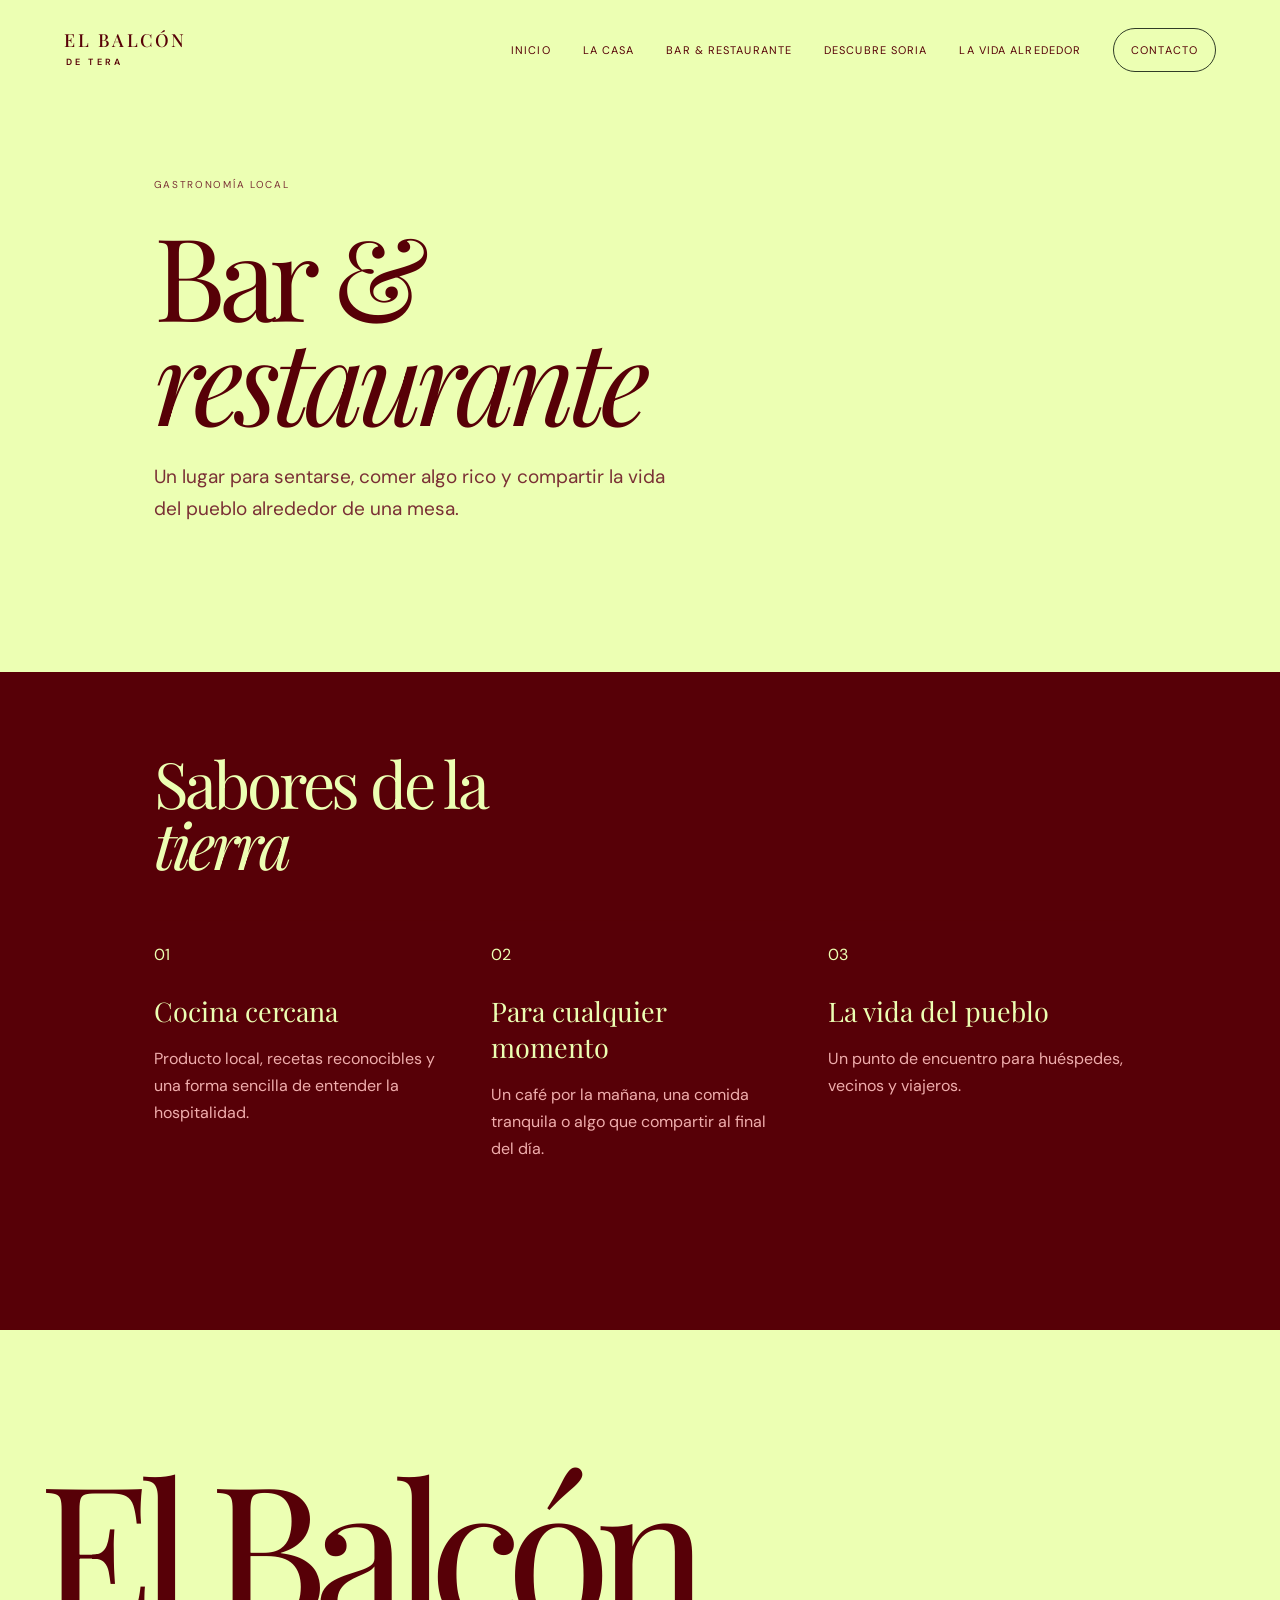
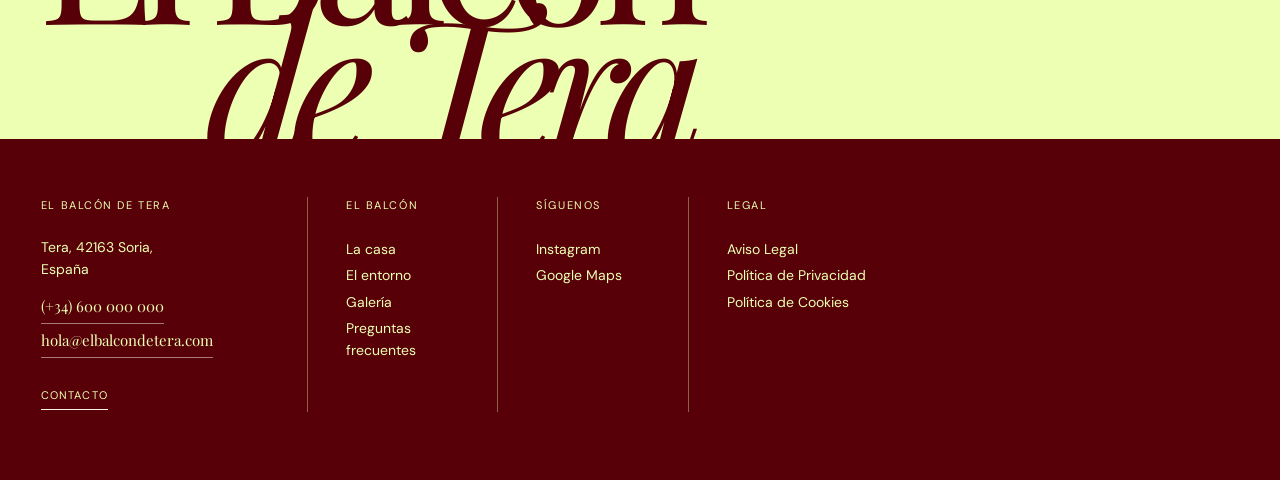
<file: bar-restaurante.html>
<!doctype html><html lang="es"><head><meta charset="utf-8"><meta name="viewport" content="width=device-width,initial-scale=1"><title>Bar &amp; restaurante | El Balcón de Tera</title><link rel="stylesheet" href="styles.css"><link rel="stylesheet" href="styles.css"><link rel="stylesheet" href="pagina.css"></head><body><header class="header"><a class="logo" href="index.html"><span>EL BALC&Oacute;N</span><small>DE TERA</small></a><button class="menu" aria-label="Abrir men?o"><i></i><i></i></button><nav><a href="index.html">Inicio</a><a href="la-casa.html">La casa</a><a href="bar-restaurante.html">Bar &amp; restaurante</a><a href="descubre-soria.html">Descubre Soria</a><a href="vida-alrededor.html">La vida alrededor</a><a class="pill" href="contacto.html">Contacto</a></nav></header><main><section class="page-hero"><p class="eyebrow">Gastronomía local</p><h1>Bar &amp;<br><em>restaurante</em></h1><p class="page-intro">Un lugar para sentarse, comer algo rico y compartir la vida del pueblo alrededor de una mesa.</p></section><section class="content"><h2>Sabores de la<br><em>tierra</em></h2><div class="cards"><article class="card"><span>01</span><h3>Cocina cercana</h3><p>Producto local, recetas reconocibles y una forma sencilla de entender la hospitalidad.</p></article><article class="card"><span>02</span><h3>Para cualquier momento</h3><p>Un café por la mañana, una comida tranquila o algo que compartir al final del día.</p></article><article class="card"><span>03</span><h3>La vida del pueblo</h3><p>Un punto de encuentro para huéspedes, vecinos y viajeros.</p></article></div></section></main><footer class="grand-footer">
  <div class="footer-brand-band"><div class="footer-brand"><span>El Balc&oacute;n</span><em>de Tera</em></div></div>
  <div class="footer-information">
    <div class="footer-column footer-contact"><span class="footer-label">EL BALC&Oacute;N DE TERA</span><p>Tera, 42163 Soria,<br>Espa&ntilde;a</p><a href="tel:+34600000000">(+34) 600 000 000</a><a href="mailto:hola@elbalcondetera.com">hola@elbalcondetera.com</a><a class="footer-underlink" href="index.html#contacto">CONTACTO</a></div>
    <div class="footer-column"><span class="footer-label">EL BALC&Oacute;N</span><a href="index.html#casa">La casa</a><a href="index.html#experiencia">El entorno</a><a href="index.html#galeria">Galer&iacute;a</a><a href="index.html#contacto">Preguntas frecuentes</a></div>
    <div class="footer-column"><span class="footer-label">S&Iacute;GUENOS</span><a href="index.html#" aria-label="Instagram">Instagram</a><a href="index.html#contacto">Google Maps</a></div>
    <div class="footer-column"><span class="footer-label">LEGAL</span><a href="index.html#">Aviso Legal</a><a href="index.html#">Pol&iacute;tica de Privacidad</a><a href="index.html#">Pol&iacute;tica de Cookies</a></div>
  </div>
</footer><script src="script.js"></script><script src="script.js"></script></body></html>
</file>
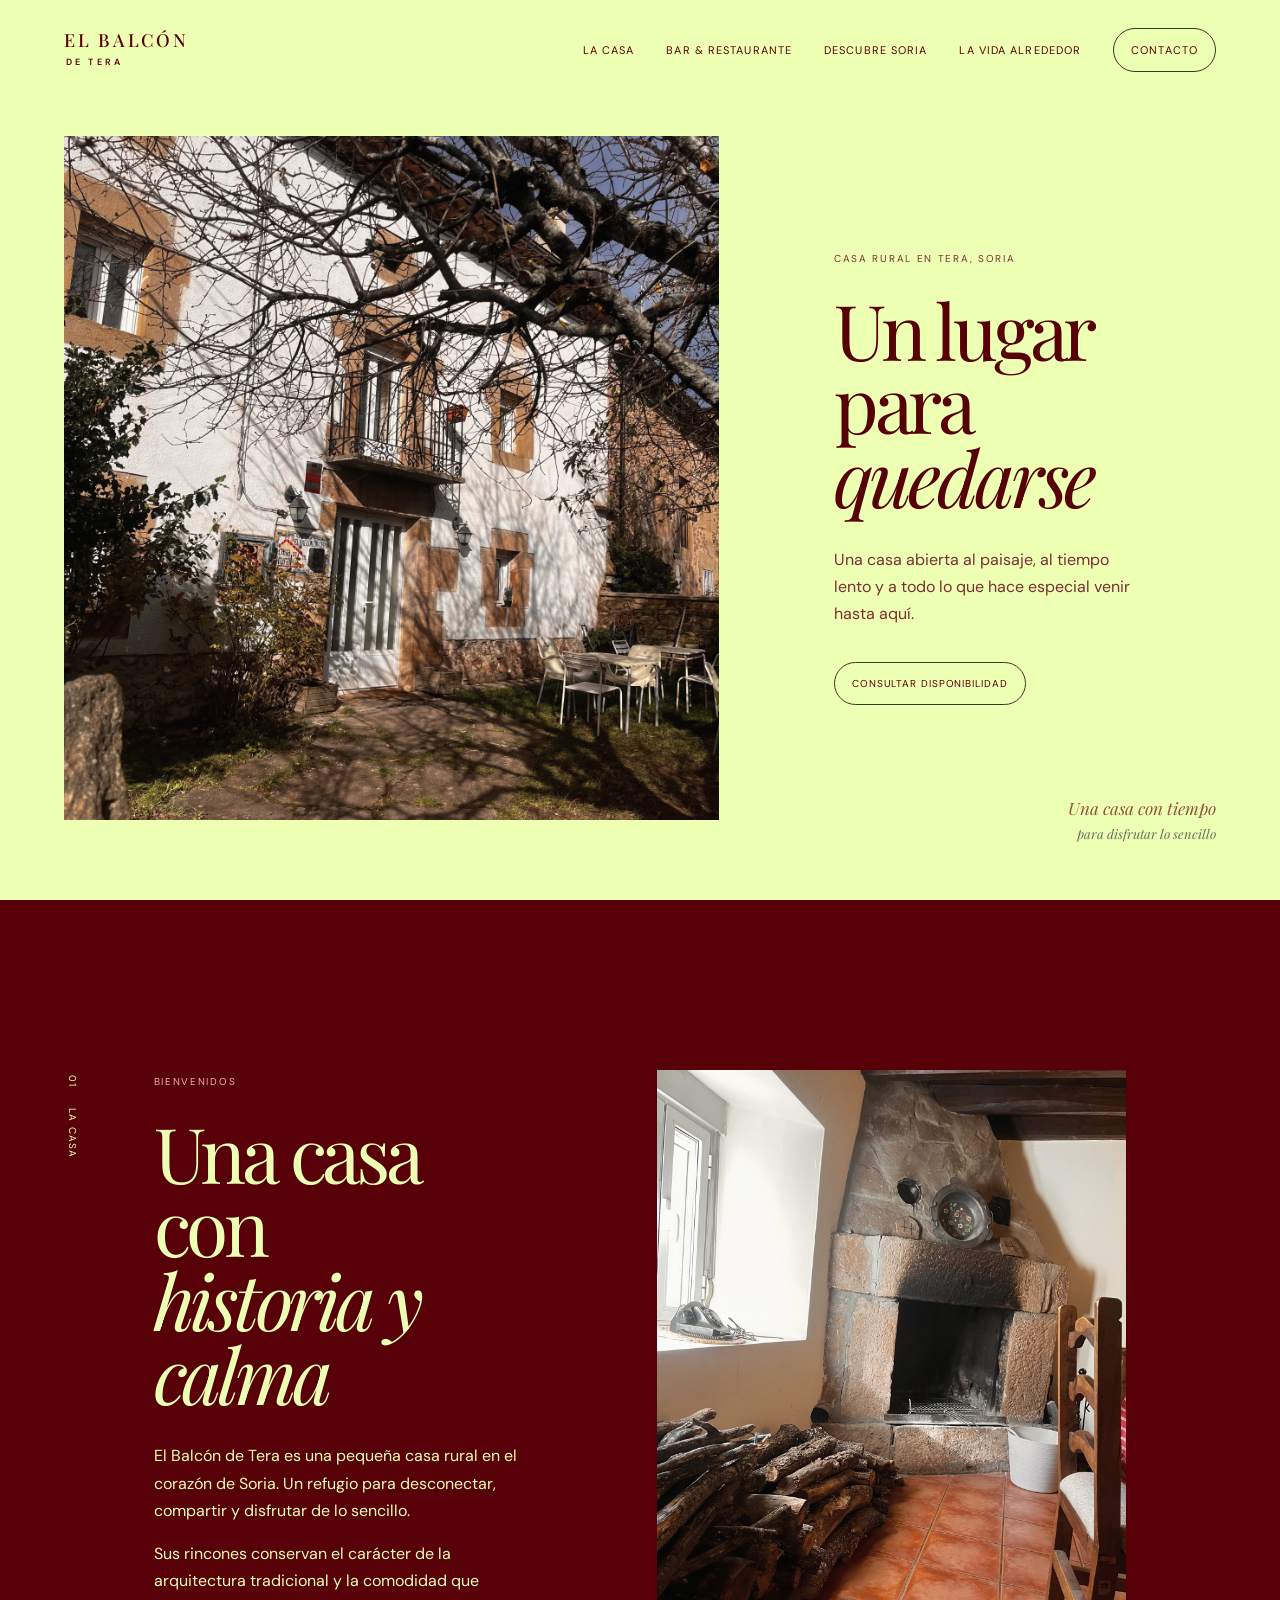
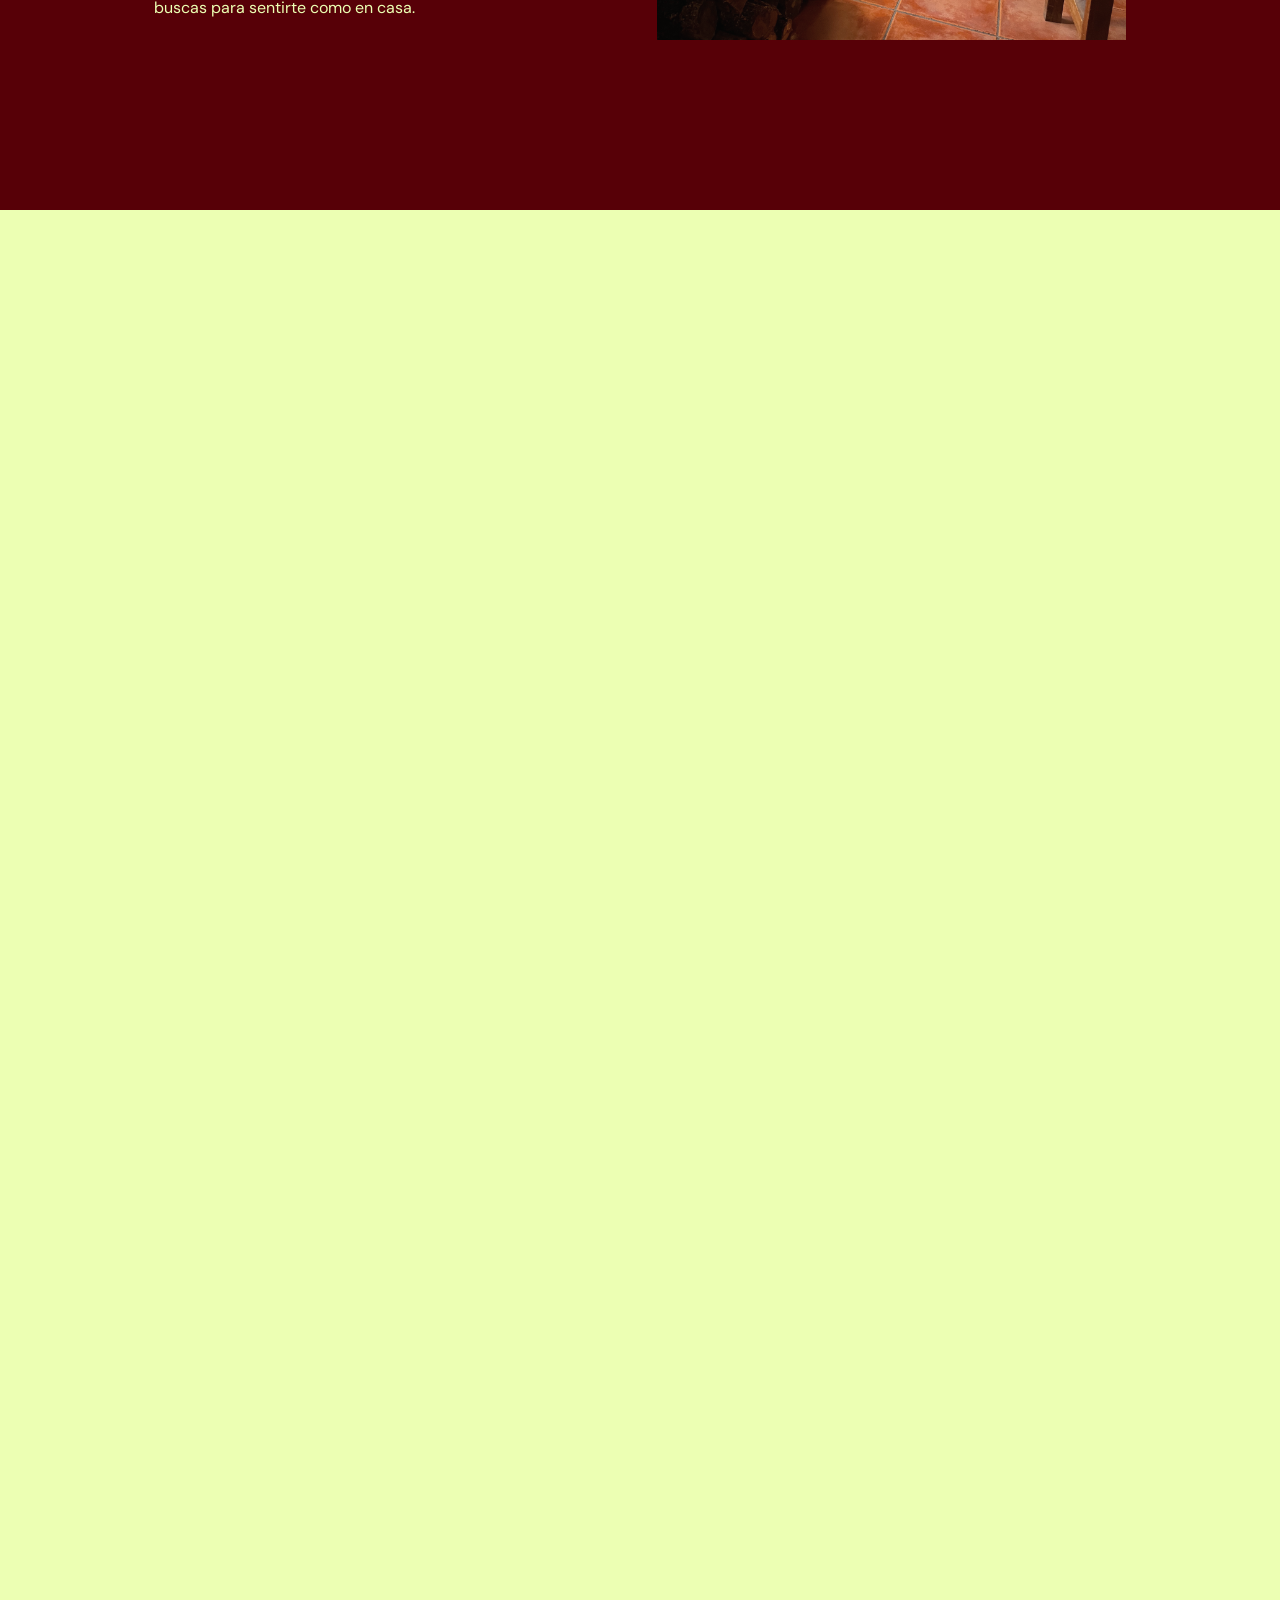
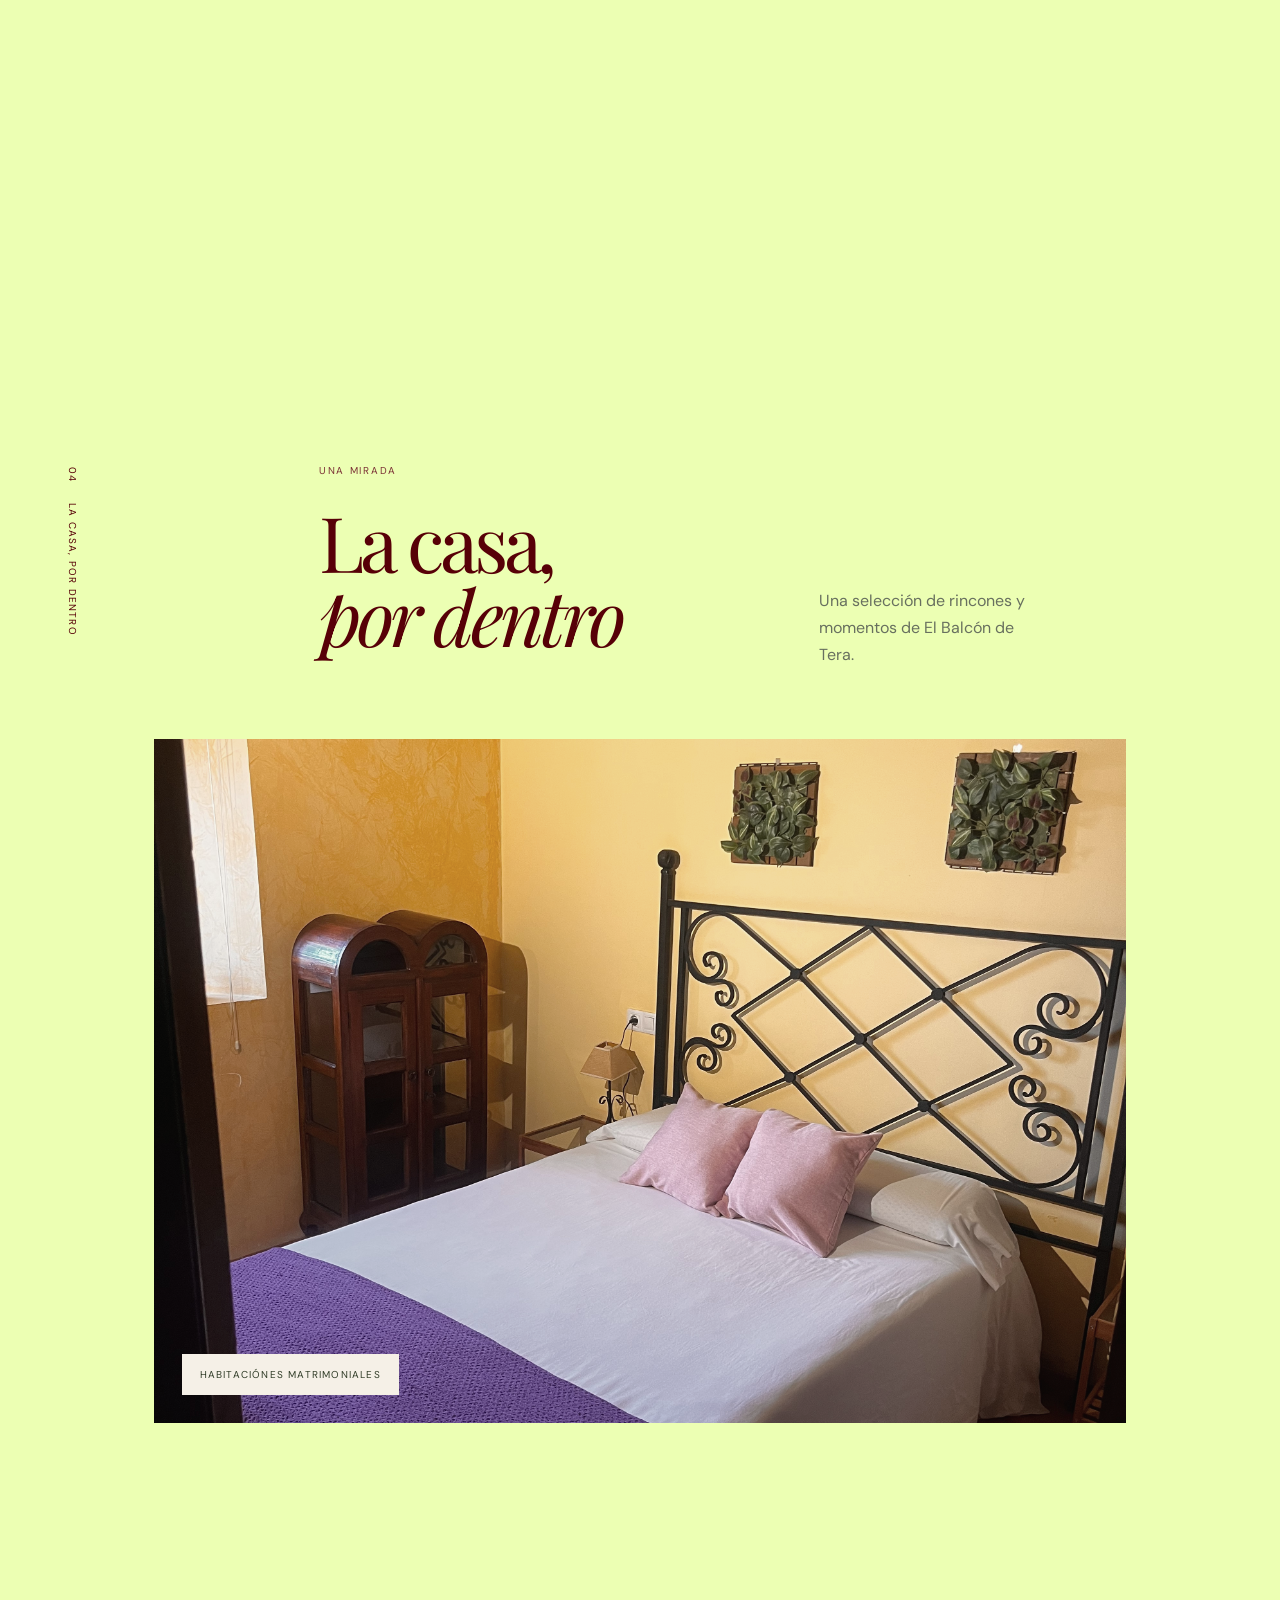
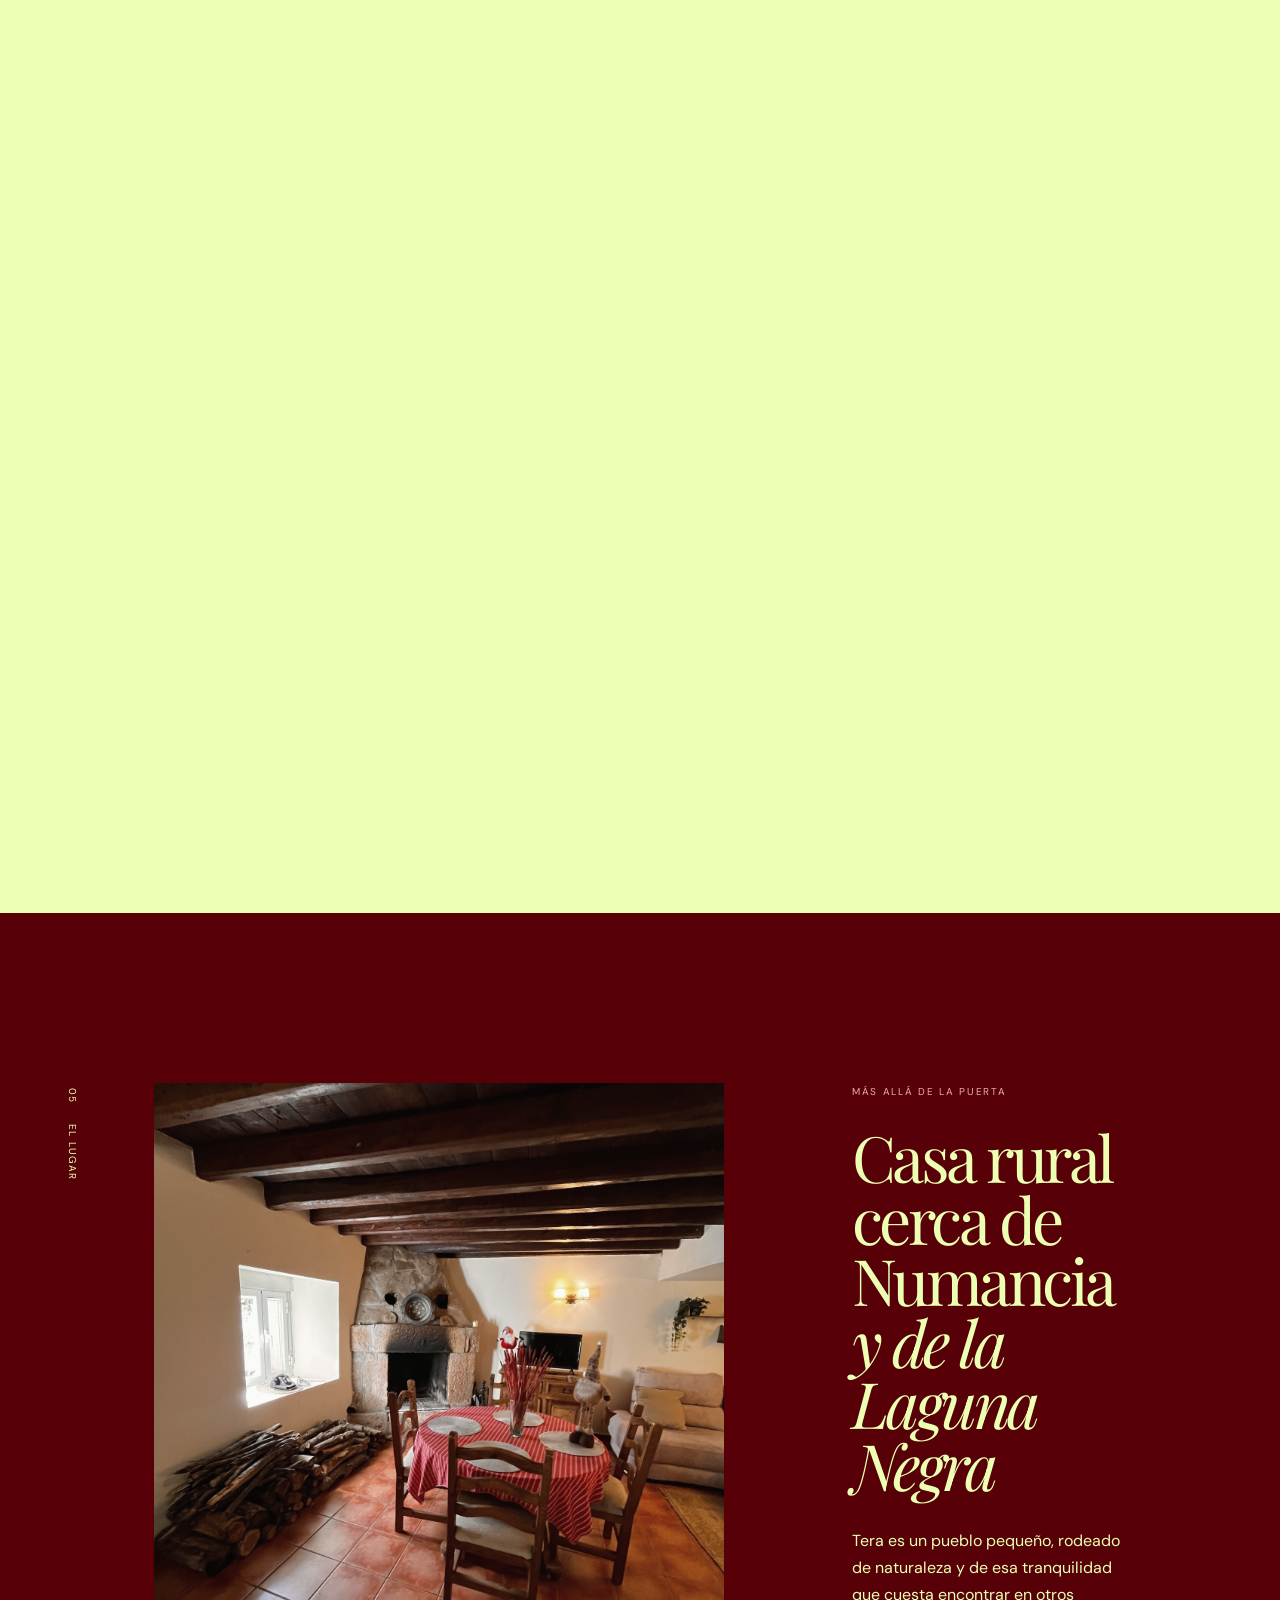
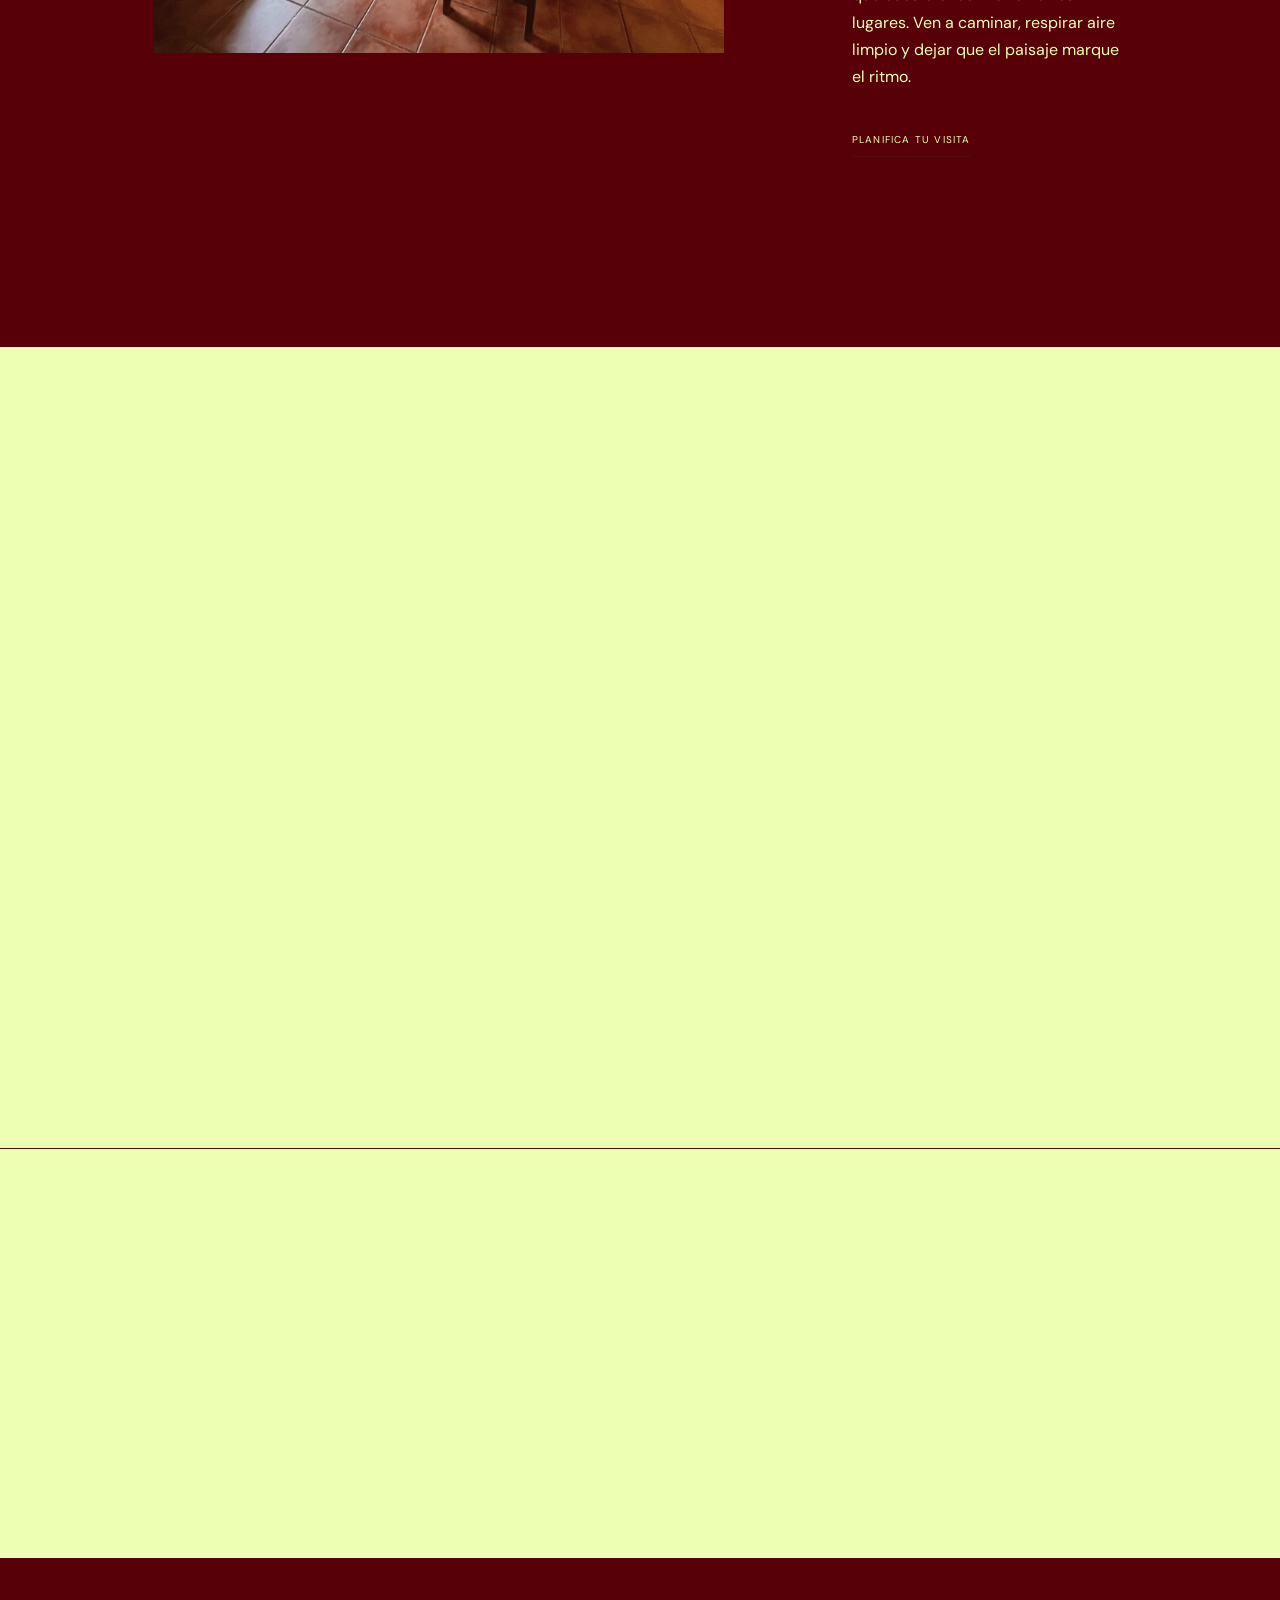
<file: claro.html>
<!doctype html><html lang="es"><head><meta charset="utf-8"><meta name="viewport" content="width=device-width,initial-scale=1"><title>El Balcón de Tera · Casa rural</title><meta name="description" content="Casa rural en Tera, Soria, cerca de Numancia y de la Laguna Negra."><link rel="preconnect" href="https://fonts.googleapis.com"><link rel="preconnect" href="https://fonts.gstatic.com" crossorigin><link href="https://fonts.googleapis.com/css2?family=DM+Sans:wght@400;500;600&family=Playfair+Display:ital,wght@0,400;0,500;1,400;1,500&display=swap" rel="stylesheet"><link rel="stylesheet" href="styles.css"></head>
<body class="alternate immersive"><header class="header"><a class="logo" href="#inicio"><span>EL BALC&Oacute;N</span><small>DE TERA</small></a><button class="menu" aria-label="Abrir menú"><i></i><i></i></button><nav><a href="la-casa.html">La casa</a><a href="bar-restaurante.html">Bar &amp; restaurante</a><a href="descubre-soria.html">Descubre Soria</a><a href="vida-alrededor.html">La vida alrededor</a><a class="pill" href="contacto.html">Contacto</a></nav></header>
<main><section class="hero" id="inicio"><div class="hero-photo"><img src="assets/2026-11-23 13.38.30.jpg" alt="Fachada de El Balcón de Tera"></div><div class="hero-content"><p class="kicker">Casa rural en Tera, Soria</p><h1>Un lugar para<br><em>quedarse</em></h1><p class="lead">Una casa abierta al paisaje, al tiempo lento y a todo lo que hace especial venir hasta aquí.</p><a href="#contacto" class="button">Consultar disponibilidad </a></div><div class="hero-caption">Una casa con tiempo<br><span>para disfrutar lo sencillo</span></div></section>
<section id="casa" class="intro section"><div class="section-index">01 <span>LA CASA</span></div><div class="intro-copy"><p class="kicker">Bienvenidos</p><h2>Una casa con<br><em>historia y calma</em></h2><p>El Balcón de Tera es una pequeña casa rural en el corazón de Soria. Un refugio para desconectar, compartir y disfrutar de lo sencillo.</p><p>Sus rincones conservan el carácter de la arquitectura tradicional y la comodidad que buscas para sentirte como en casa.</p></div><figure class="intro-photo"><img src="assets/2026-11-23 13.39.32.jpg" alt="Chimenea y salon de la casa rural"><figcaption>La chimenea, corazón de la casa</figcaption></figure></section>
<section class="spaces section"><div class="section-index">02 <span>LOS ESPACIOS</span></div><div class="spaces-heading"><p class="kicker">Todo lo que necesitas</p><h2>Hecho para<br><em>sentirse bien</em></h2></div><div class="space-list"><article><span>01</span><div><h3>La casa entera</h3><p>Un espacio intimo para compartir y vivir Tera a tu ritmo.</p></div></article><article><span>02</span><div><h3>Calma y descanso</h3><p>Habitaciónes acogedoras, luz natural y noches tranquilas.</p></div></article><article><span>03</span><div><h3>Dentro del paisaje</h3><p>El pueblo, los caminos y la naturaleza empiezan en la puerta.</p></div></article></div></section>
<section id="experiencia" class="philosophy section"><div class="section-index">03 <span>LA EXPERIENCIA</span></div><div class="philosophy-head"><p class="kicker">Nuestra manera de recibir</p><h2>El lugar también<br><em>forma parte de la casa</em></h2></div><div class="pillars"><article><b>01.</b><h3>Historia y calma</h3><p>La arquitectura, la madera y la piedra cuentan de dónde venimos. Aquí el tiempo baja el ritmo.</p></article><article><b>02.</b><h3>El entorno del Tera</h3><p>Un paisaje para caminar sin mapa, mirar mas lejos y volver con aire limpio.</p></article><article><b>03.</b><h3>Hospitalidad cercana</h3><p>Estamos para ayudarte antes y durante tu estancia, con recomendaciones honestas y cercanas.</p></article></div></section>
<section id="galeria" class="gallery section"><div class="section-index">04 <span>LA CASA, POR DENTRO</span></div><div class="gallery-heading"><div><p class="kicker">Una mirada</p><h2>La casa,<br><em>por dentro</em></h2></div><p>Una selección de rincones y momentos de El Balcón de Tera.</p></div><div class="gallery-grid"><figure class="g-one"><img src="assets/2026-11-23 13.42.47.jpg" alt="Dormitorio de la casa rural en Tera"><figcaption>Habitaciónes matrimoniales</figcaption></figure><figure class="g-two"><img src="assets/2026-11-23 13.44.20.jpg" alt="Habitación acogedora en Tera"><figcaption>Habitaciónes matrimoniales</figcaption></figure><figure class="g-three"><img src="assets/2026-11-23 13.46.11.jpg" alt="Dormitorio rural cerca de Soria"><figcaption>Habitación doble</figcaption></figure><figure class="g-four"><img src="assets/2026-11-23 13.47.53.jpg" alt="Habitación doble de la casa rural"><figcaption>Habitación doble</figcaption></figure></div></section>
<section class="place section"><div class="section-index">05 <span>EL LUGAR</span></div><div class="place-layout"><img src="assets/2026-11-23 13.40.54.jpg" alt="Paisaje de Tera"><div><p class="kicker">Más allá de la puerta</p><h2>Casa rural cerca de Numancia<br><em>y de la Laguna Negra</em></h2><p>Tera es un pueblo pequeño, rodeado de naturaleza y de esa tranquilidad que cuesta encontrar en otros lugares. Ven a caminar, respirar aire limpio y dejar que el paisaje marque el ritmo.</p><a class="underlink" href="#contacto">Planifica tu visita </a></div></div></section>
<section id="contacto" class="contact section"><div class="section-index">06 <span>CONTACTO</span></div><div class="contact-layout"><div><p class="kicker">Hablemos</p><h2>Te apetece<br><em>venir</em></h2><p>Escríbenos y te contaremos todo lo que necesitas saber.</p><address>hola@elbalcondetera.es<br>+34 600 000 000</address></div><form action="mailto:hola@elbalcondetera.es" method="post" enctype="text/plain"><label>Tu nombre<input name="nombre" required></label><label>Tu email<input type="email" name="email" required></label><label>Tu mensaje<textarea name="mensaje" rows="3" required></textarea></label><button class="button" type="submit">Enviar mensaje </button></form></div></section></main><footer class="grand-footer">
  <div class="footer-brand-band"><div class="footer-brand"><span>El Balc&oacute;n</span><em>de Tera</em></div></div>
  <div class="footer-information">
    <div class="footer-column footer-contact"><span class="footer-label">EL BALC&Oacute;N DE TERA</span><p>Tera, 42163 Soria,<br>Espa&ntilde;a</p><a href="tel:+34600000000">(+34) 600 000 000</a><a href="mailto:hola@elbalcondetera.com">hola@elbalcondetera.com</a><a class="footer-underlink" href="#contacto">CONTACTO</a></div>
    <div class="footer-column"><span class="footer-label">EL BALC&Oacute;N</span><a href="#casa">La casa</a><a href="#experiencia">El entorno</a><a href="#galeria">Galer&iacute;a</a><a href="#contacto">Preguntas frecuentes</a></div>
    <div class="footer-column"><span class="footer-label">S&Iacute;GUENOS</span><a href="#" aria-label="Instagram">Instagram</a><a href="#contacto">Google Maps</a></div>
    <div class="footer-column"><span class="footer-label">LEGAL</span><a href="#">Aviso Legal</a><a href="#">Pol&iacute;tica de Privacidad</a><a href="#">Pol&iacute;tica de Cookies</a></div>
  </div>
</footer><script src="script.js"></script></body></html>
</file>
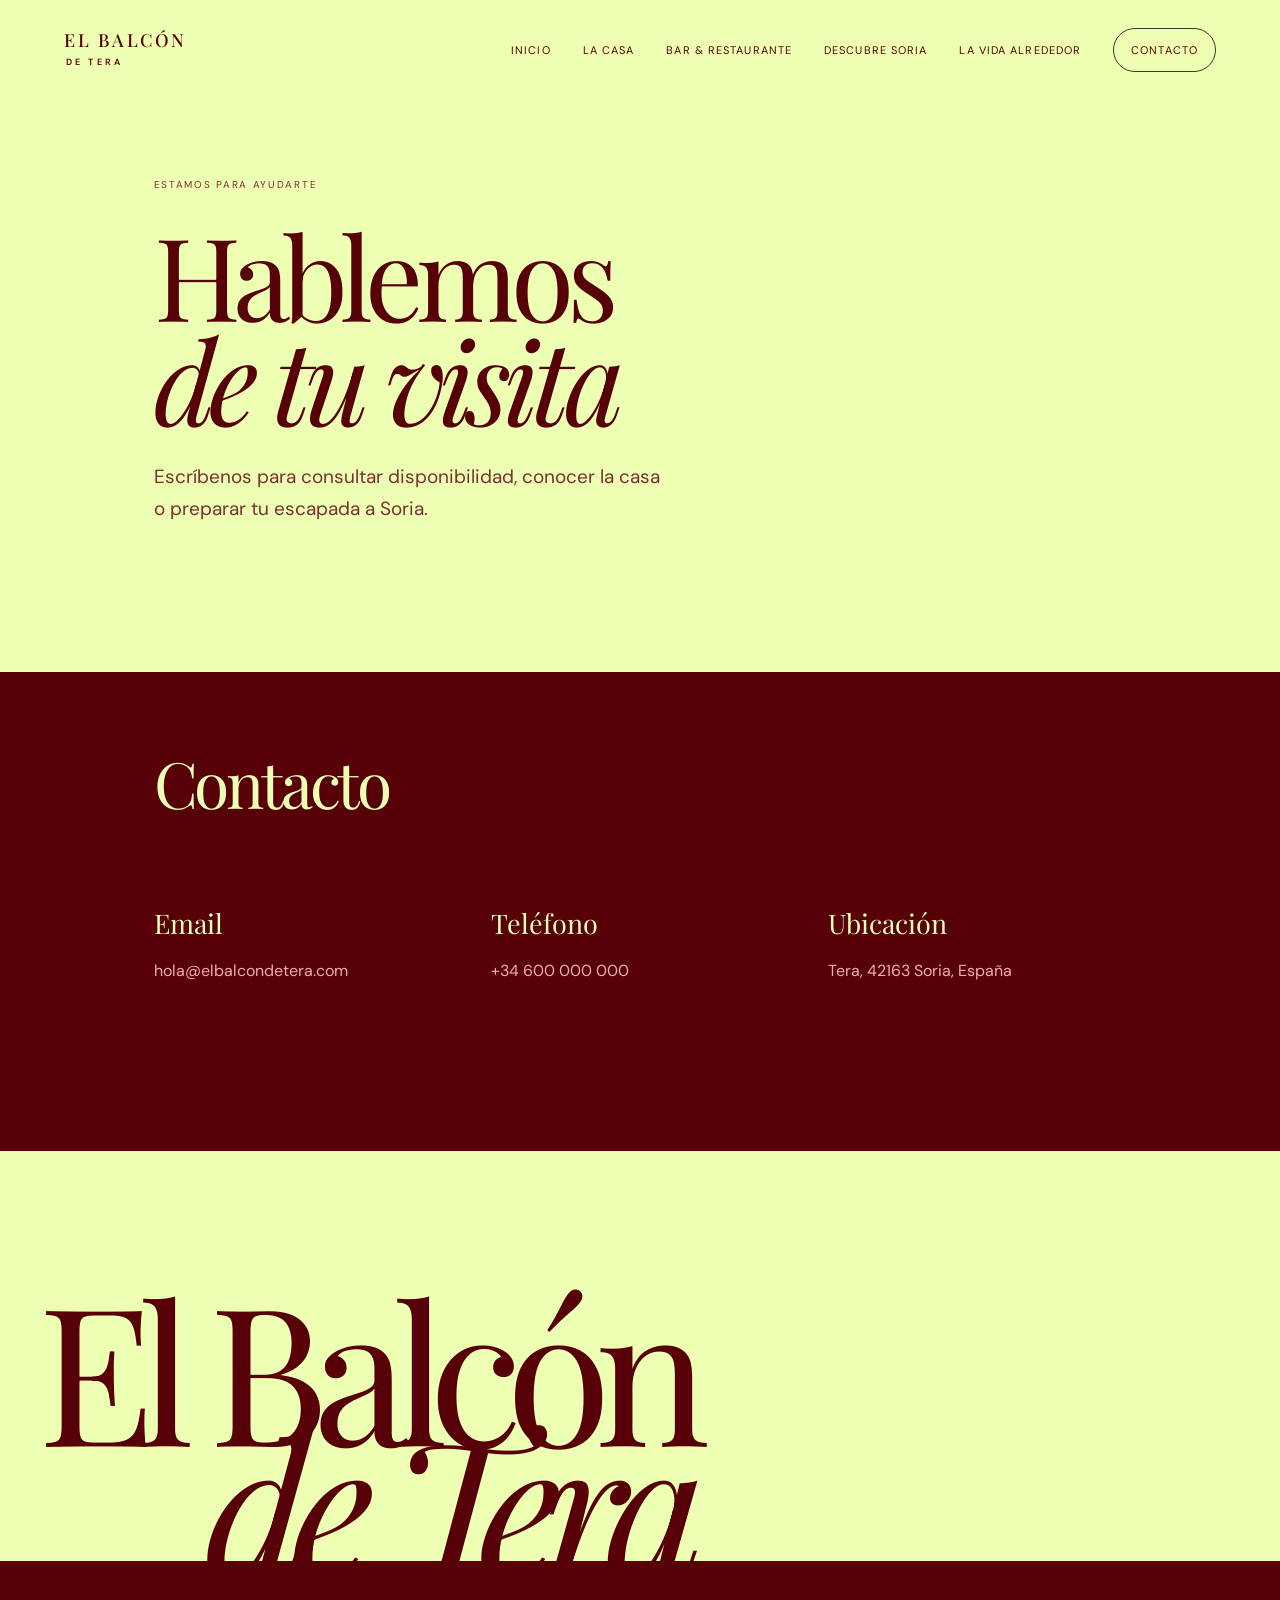
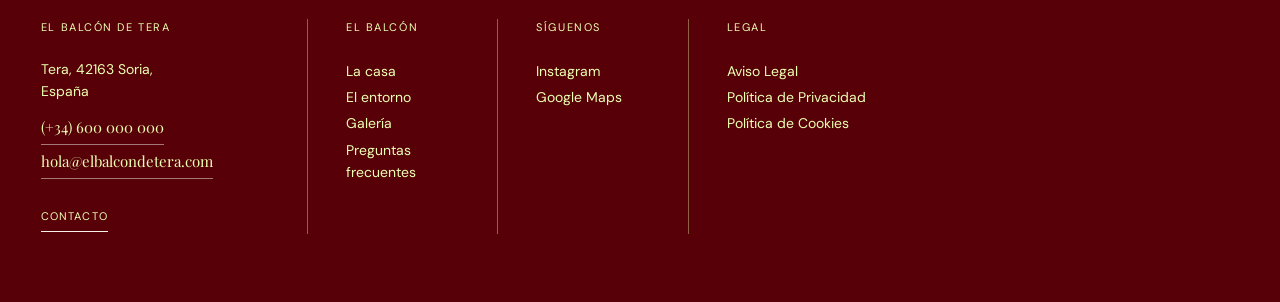
<file: contacto.html>
<!doctype html><html lang="es"><head><meta charset="utf-8"><meta name="viewport" content="width=device-width,initial-scale=1"><title>Contacto | El Balcón de Tera</title><link rel="stylesheet" href="styles.css"><link rel="stylesheet" href="styles.css"><link rel="stylesheet" href="pagina.css"></head><body><header class="header"><a class="logo" href="index.html"><span>EL BALC&Oacute;N</span><small>DE TERA</small></a><button class="menu" aria-label="Abrir men?o"><i></i><i></i></button><nav><a href="index.html">Inicio</a><a href="la-casa.html">La casa</a><a href="bar-restaurante.html">Bar &amp; restaurante</a><a href="descubre-soria.html">Descubre Soria</a><a href="vida-alrededor.html">La vida alrededor</a><a class="pill" href="contacto.html">Contacto</a></nav></header><main><section class="page-hero"><p class="eyebrow">Estamos para ayudarte</p><h1>Hablemos<br><em>de tu visita</em></h1><p class="page-intro">Escríbenos para consultar disponibilidad, conocer la casa o preparar tu escapada a Soria.</p></section><section class="content"><h2>Contacto</h2><div class="cards"><article class="card"><h3>Email</h3><p>hola@elbalcondetera.com</p></article><article class="card"><h3>Teléfono</h3><p>+34 600 000 000</p></article><article class="card"><h3>Ubicación</h3><p>Tera, 42163 Soria, España</p></article></div></section></main><footer class="grand-footer">
  <div class="footer-brand-band"><div class="footer-brand"><span>El Balc&oacute;n</span><em>de Tera</em></div></div>
  <div class="footer-information">
    <div class="footer-column footer-contact"><span class="footer-label">EL BALC&Oacute;N DE TERA</span><p>Tera, 42163 Soria,<br>Espa&ntilde;a</p><a href="tel:+34600000000">(+34) 600 000 000</a><a href="mailto:hola@elbalcondetera.com">hola@elbalcondetera.com</a><a class="footer-underlink" href="index.html#contacto">CONTACTO</a></div>
    <div class="footer-column"><span class="footer-label">EL BALC&Oacute;N</span><a href="index.html#casa">La casa</a><a href="index.html#experiencia">El entorno</a><a href="index.html#galeria">Galer&iacute;a</a><a href="index.html#contacto">Preguntas frecuentes</a></div>
    <div class="footer-column"><span class="footer-label">S&Iacute;GUENOS</span><a href="index.html#" aria-label="Instagram">Instagram</a><a href="index.html#contacto">Google Maps</a></div>
    <div class="footer-column"><span class="footer-label">LEGAL</span><a href="index.html#">Aviso Legal</a><a href="index.html#">Pol&iacute;tica de Privacidad</a><a href="index.html#">Pol&iacute;tica de Cookies</a></div>
  </div>
</footer><script src="script.js"></script><script src="script.js"></script></body></html>
</file>
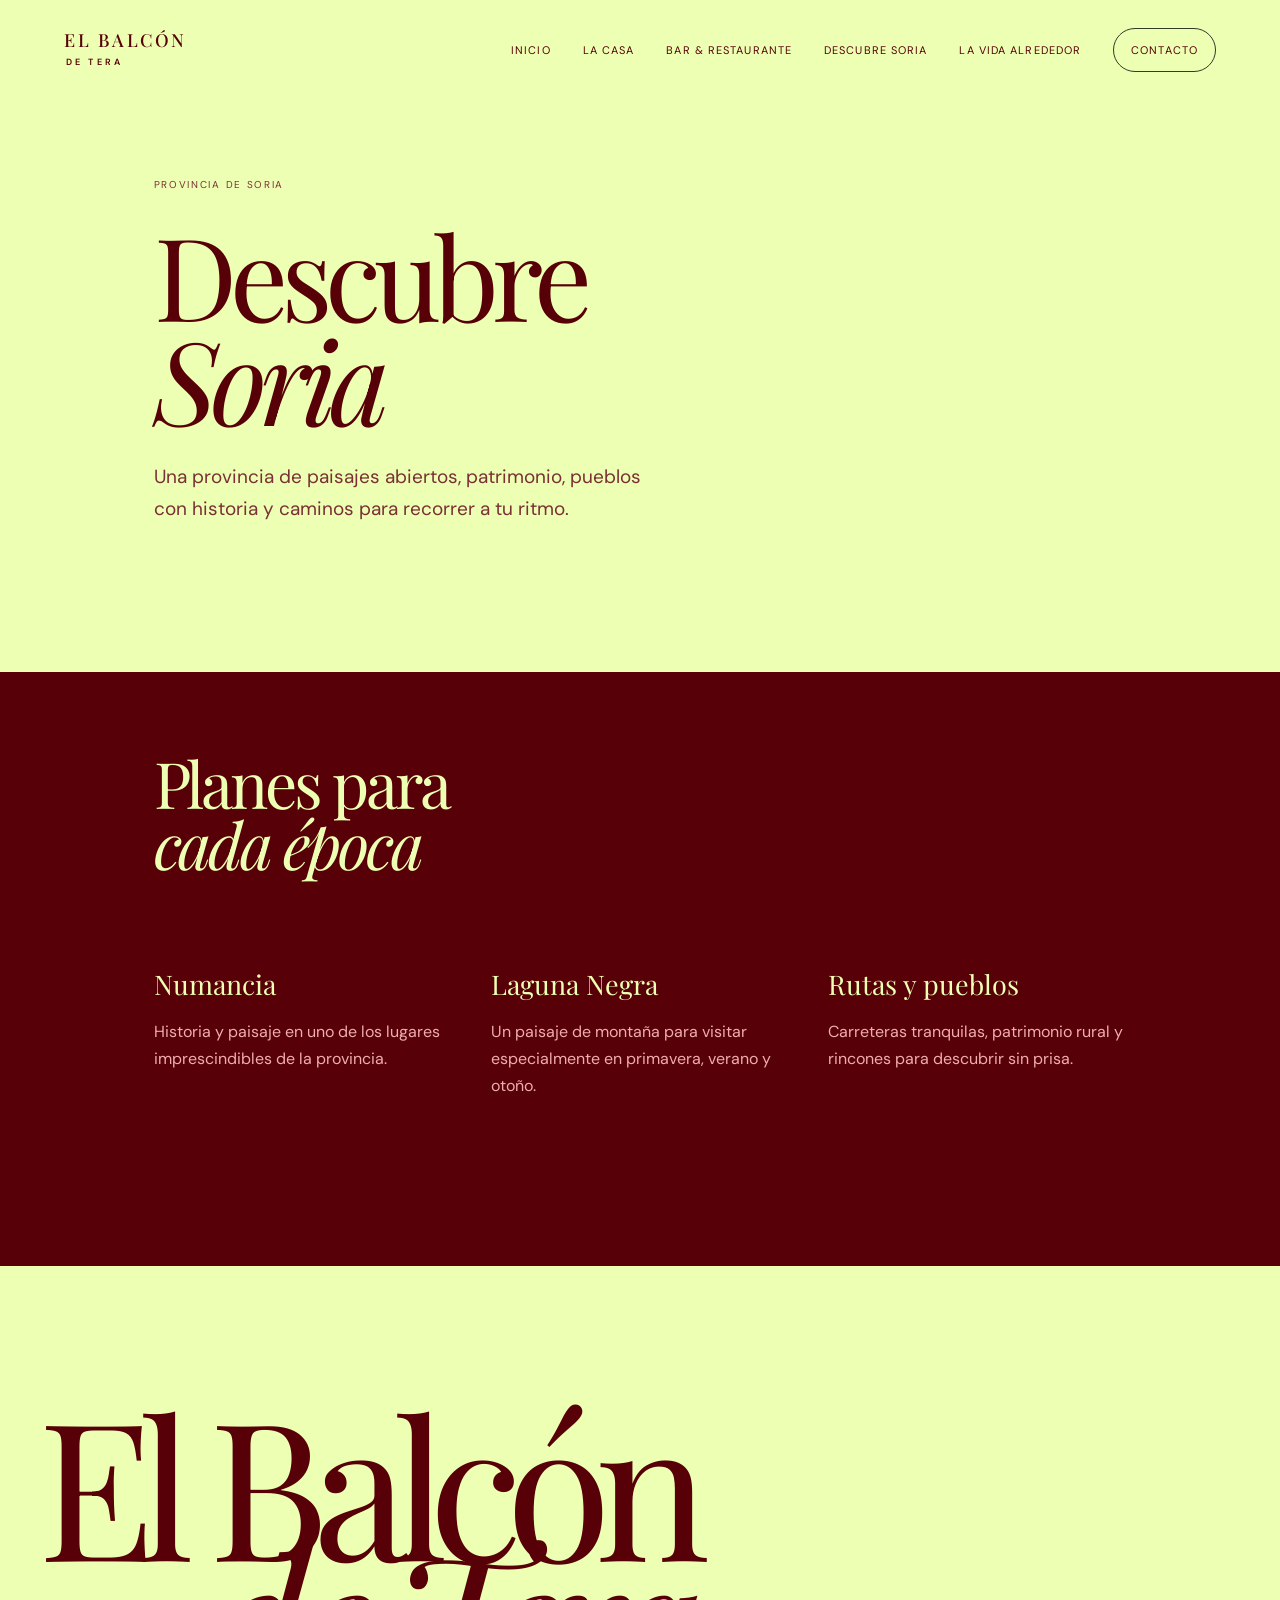
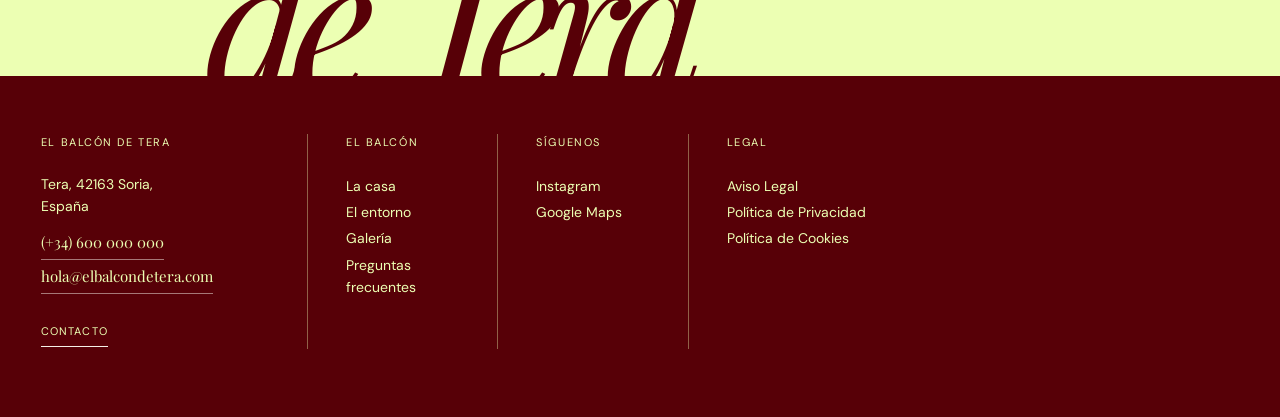
<file: descubre-soria.html>
<!doctype html><html lang="es"><head><meta charset="utf-8"><meta name="viewport" content="width=device-width,initial-scale=1"><title>Descubre Soria | El Balcón de Tera</title><link rel="stylesheet" href="styles.css"><link rel="stylesheet" href="styles.css"><link rel="stylesheet" href="pagina.css"></head><body><header class="header"><a class="logo" href="index.html"><span>EL BALC&Oacute;N</span><small>DE TERA</small></a><button class="menu" aria-label="Abrir men?o"><i></i><i></i></button><nav><a href="index.html">Inicio</a><a href="la-casa.html">La casa</a><a href="bar-restaurante.html">Bar &amp; restaurante</a><a href="descubre-soria.html">Descubre Soria</a><a href="vida-alrededor.html">La vida alrededor</a><a class="pill" href="contacto.html">Contacto</a></nav></header><main><section class="page-hero"><p class="eyebrow">Provincia de Soria</p><h1>Descubre<br><em>Soria</em></h1><p class="page-intro">Una provincia de paisajes abiertos, patrimonio, pueblos con historia y caminos para recorrer a tu ritmo.</p></section><section class="content"><h2>Planes para<br><em>cada época</em></h2><div class="cards"><article class="card"><h3>Numancia</h3><p>Historia y paisaje en uno de los lugares imprescindibles de la provincia.</p></article><article class="card"><h3>Laguna Negra</h3><p>Un paisaje de montaña para visitar especialmente en primavera, verano y otoño.</p></article><article class="card"><h3>Rutas y pueblos</h3><p>Carreteras tranquilas, patrimonio rural y rincones para descubrir sin prisa.</p></article></div></section></main><footer class="grand-footer">
  <div class="footer-brand-band"><div class="footer-brand"><span>El Balc&oacute;n</span><em>de Tera</em></div></div>
  <div class="footer-information">
    <div class="footer-column footer-contact"><span class="footer-label">EL BALC&Oacute;N DE TERA</span><p>Tera, 42163 Soria,<br>Espa&ntilde;a</p><a href="tel:+34600000000">(+34) 600 000 000</a><a href="mailto:hola@elbalcondetera.com">hola@elbalcondetera.com</a><a class="footer-underlink" href="index.html#contacto">CONTACTO</a></div>
    <div class="footer-column"><span class="footer-label">EL BALC&Oacute;N</span><a href="index.html#casa">La casa</a><a href="index.html#experiencia">El entorno</a><a href="index.html#galeria">Galer&iacute;a</a><a href="index.html#contacto">Preguntas frecuentes</a></div>
    <div class="footer-column"><span class="footer-label">S&Iacute;GUENOS</span><a href="index.html#" aria-label="Instagram">Instagram</a><a href="index.html#contacto">Google Maps</a></div>
    <div class="footer-column"><span class="footer-label">LEGAL</span><a href="index.html#">Aviso Legal</a><a href="index.html#">Pol&iacute;tica de Privacidad</a><a href="index.html#">Pol&iacute;tica de Cookies</a></div>
  </div>
</footer><script src="script.js"></script><script src="script.js"></script></body></html>
</file>
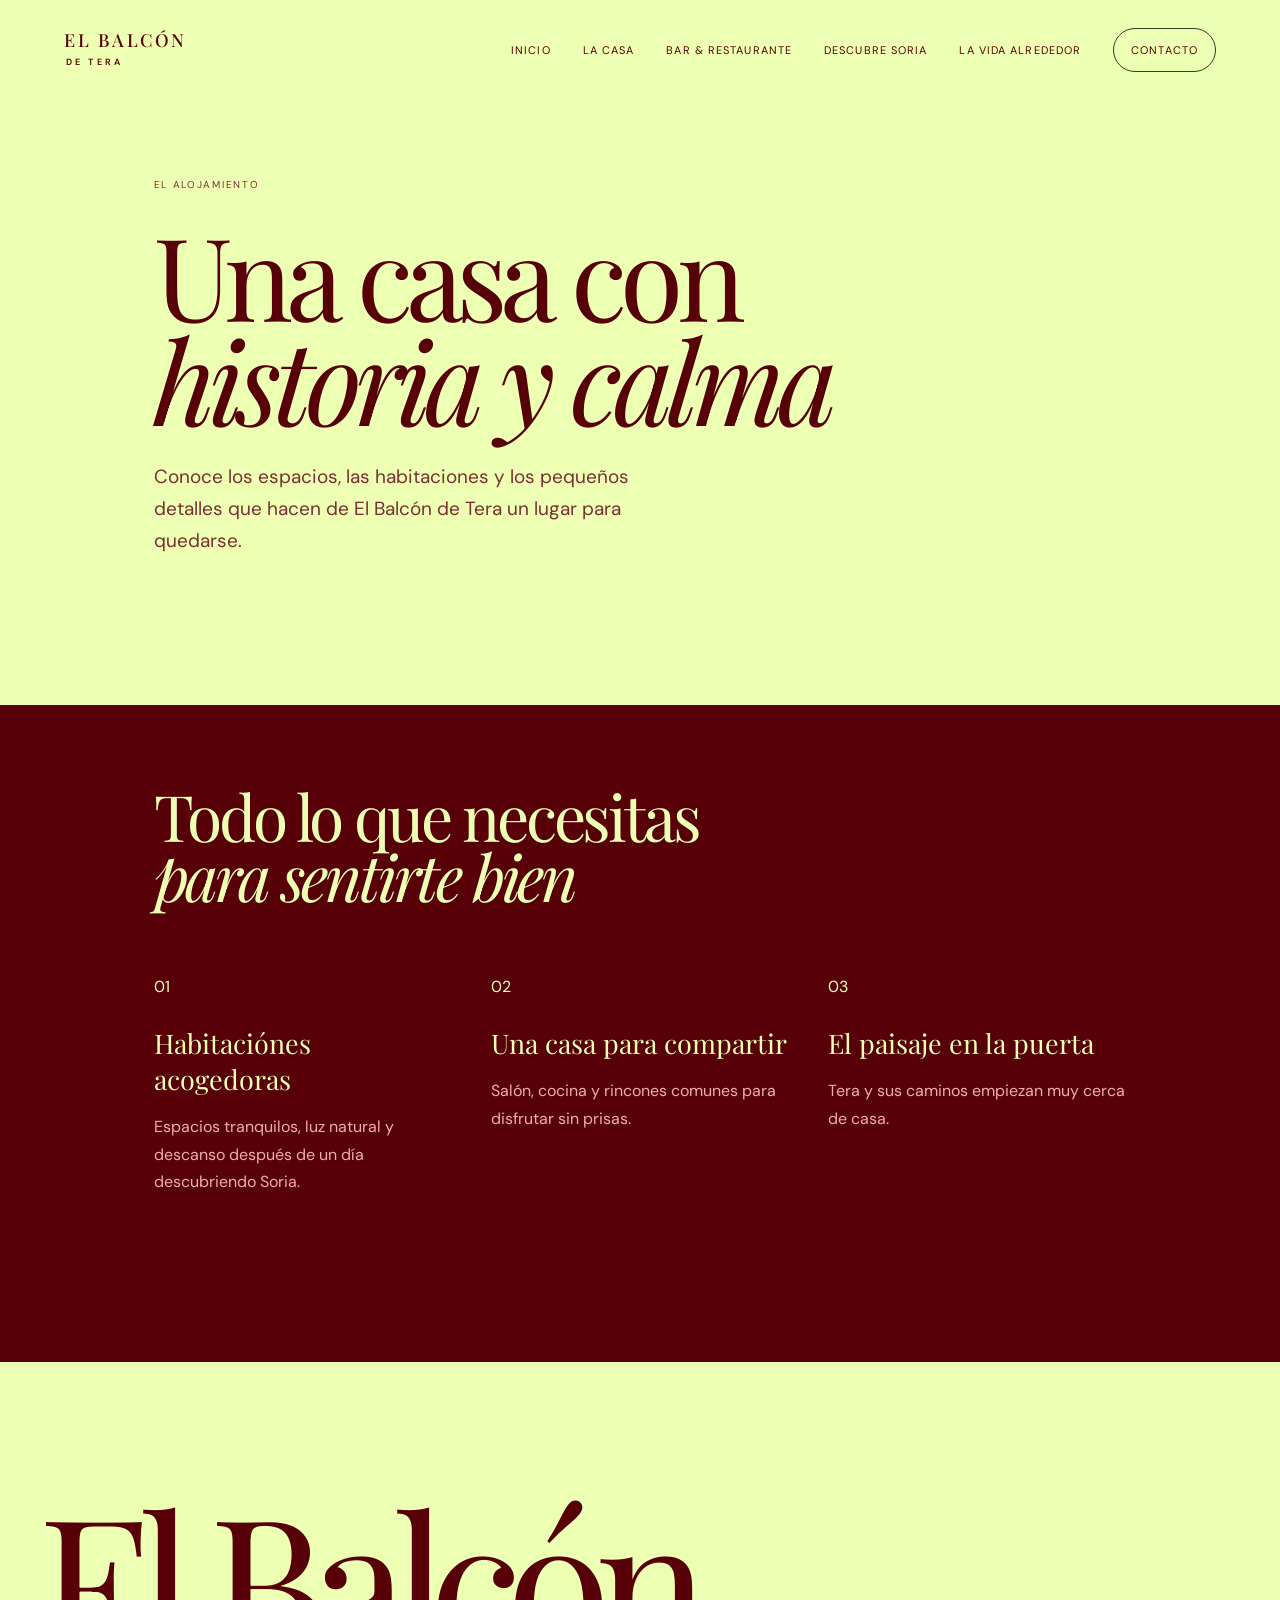
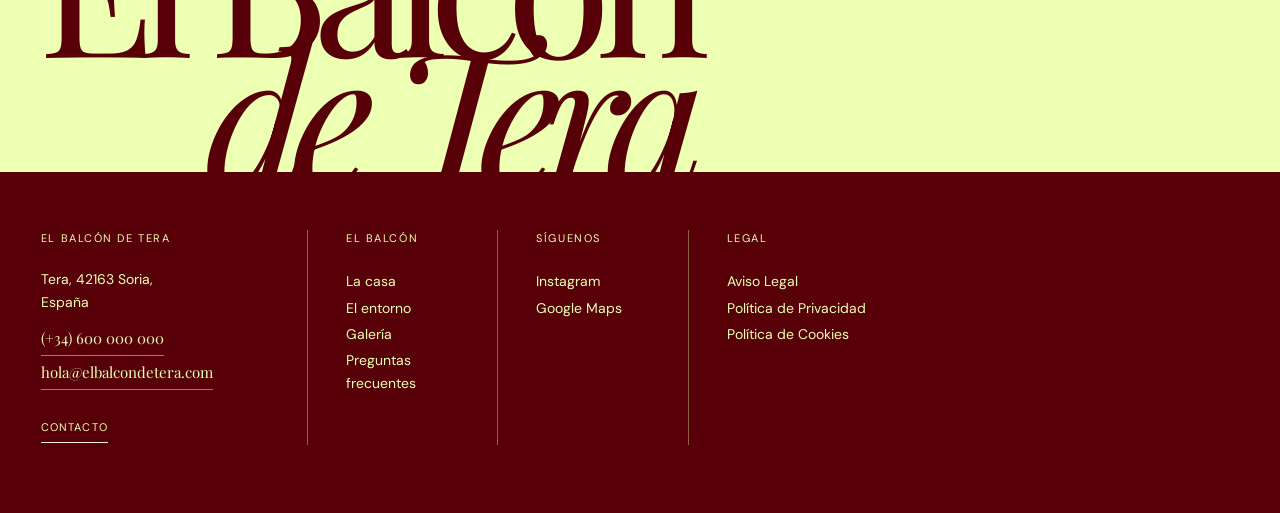
<file: la-casa.html>
<!doctype html><html lang="es"><head><meta charset="utf-8"><meta name="viewport" content="width=device-width,initial-scale=1"><title>La casa | El Balcón de Tera</title><link rel="stylesheet" href="styles.css"><link rel="stylesheet" href="styles.css"><link rel="stylesheet" href="pagina.css"></head><body><header class="header"><a class="logo" href="index.html"><span>EL BALC&Oacute;N</span><small>DE TERA</small></a><button class="menu" aria-label="Abrir men?o"><i></i><i></i></button><nav><a href="index.html">Inicio</a><a href="la-casa.html">La casa</a><a href="bar-restaurante.html">Bar &amp; restaurante</a><a href="descubre-soria.html">Descubre Soria</a><a href="vida-alrededor.html">La vida alrededor</a><a class="pill" href="contacto.html">Contacto</a></nav></header><main><section class="page-hero"><p class="eyebrow">El alojamiento</p><h1>Una casa con<br><em>historia y calma</em></h1><p class="page-intro">Conoce los espacios, las habitaciones y los pequeños detalles que hacen de El Balcón de Tera un lugar para quedarse.</p></section><section class="content"><h2>Todo lo que necesitas<br><em>para sentirte bien</em></h2><div class="cards"><article class="card"><span>01</span><h3>Habitaciónes acogedoras</h3><p>Espacios tranquilos, luz natural y descanso después de un día descubriendo Soria.</p></article><article class="card"><span>02</span><h3>Una casa para compartir</h3><p>Salón, cocina y rincones comunes para disfrutar sin prisas.</p></article><article class="card"><span>03</span><h3>El paisaje en la puerta</h3><p>Tera y sus caminos empiezan muy cerca de casa.</p></article></div></section></main><footer class="grand-footer">
  <div class="footer-brand-band"><div class="footer-brand"><span>El Balc&oacute;n</span><em>de Tera</em></div></div>
  <div class="footer-information">
    <div class="footer-column footer-contact"><span class="footer-label">EL BALC&Oacute;N DE TERA</span><p>Tera, 42163 Soria,<br>Espa&ntilde;a</p><a href="tel:+34600000000">(+34) 600 000 000</a><a href="mailto:hola@elbalcondetera.com">hola@elbalcondetera.com</a><a class="footer-underlink" href="index.html#contacto">CONTACTO</a></div>
    <div class="footer-column"><span class="footer-label">EL BALC&Oacute;N</span><a href="index.html#casa">La casa</a><a href="index.html#experiencia">El entorno</a><a href="index.html#galeria">Galer&iacute;a</a><a href="index.html#contacto">Preguntas frecuentes</a></div>
    <div class="footer-column"><span class="footer-label">S&Iacute;GUENOS</span><a href="index.html#" aria-label="Instagram">Instagram</a><a href="index.html#contacto">Google Maps</a></div>
    <div class="footer-column"><span class="footer-label">LEGAL</span><a href="index.html#">Aviso Legal</a><a href="index.html#">Pol&iacute;tica de Privacidad</a><a href="index.html#">Pol&iacute;tica de Cookies</a></div>
  </div>
</footer><script src="script.js"></script><script src="script.js"></script></body></html>
</file>
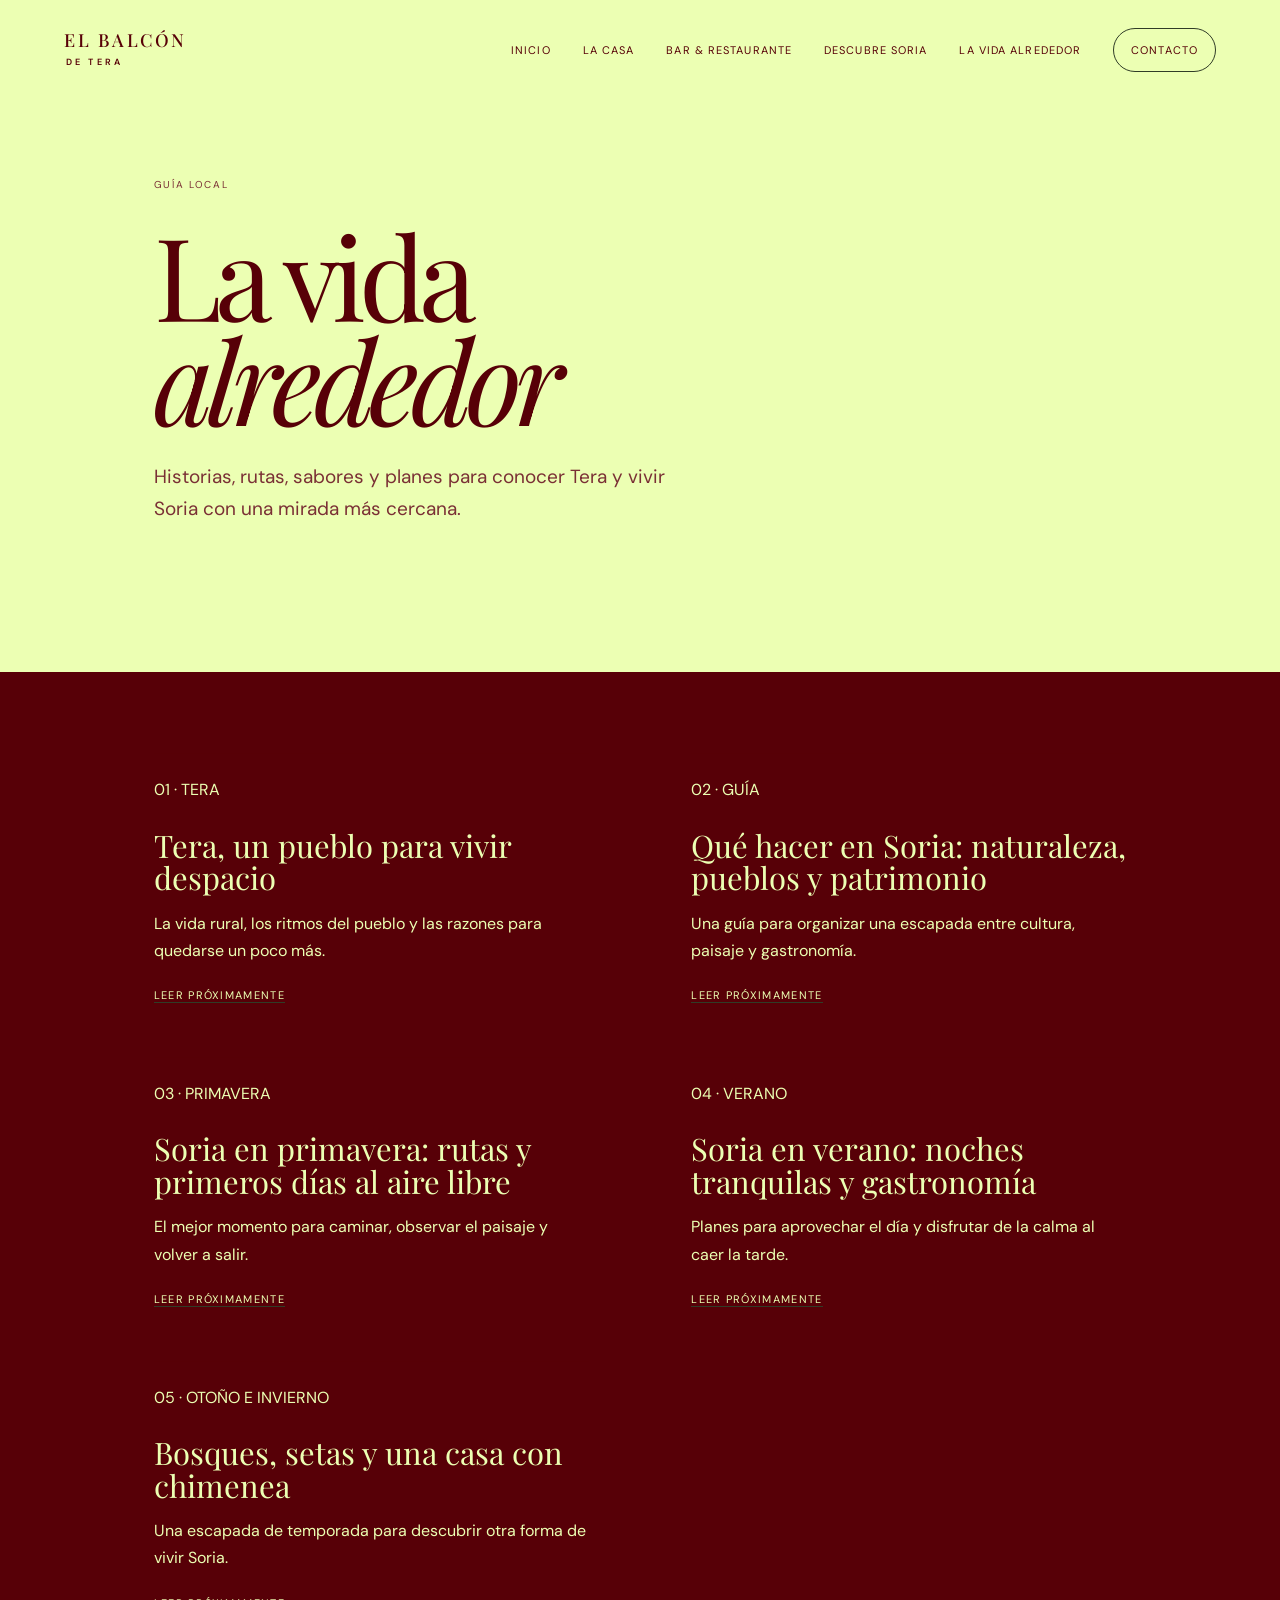
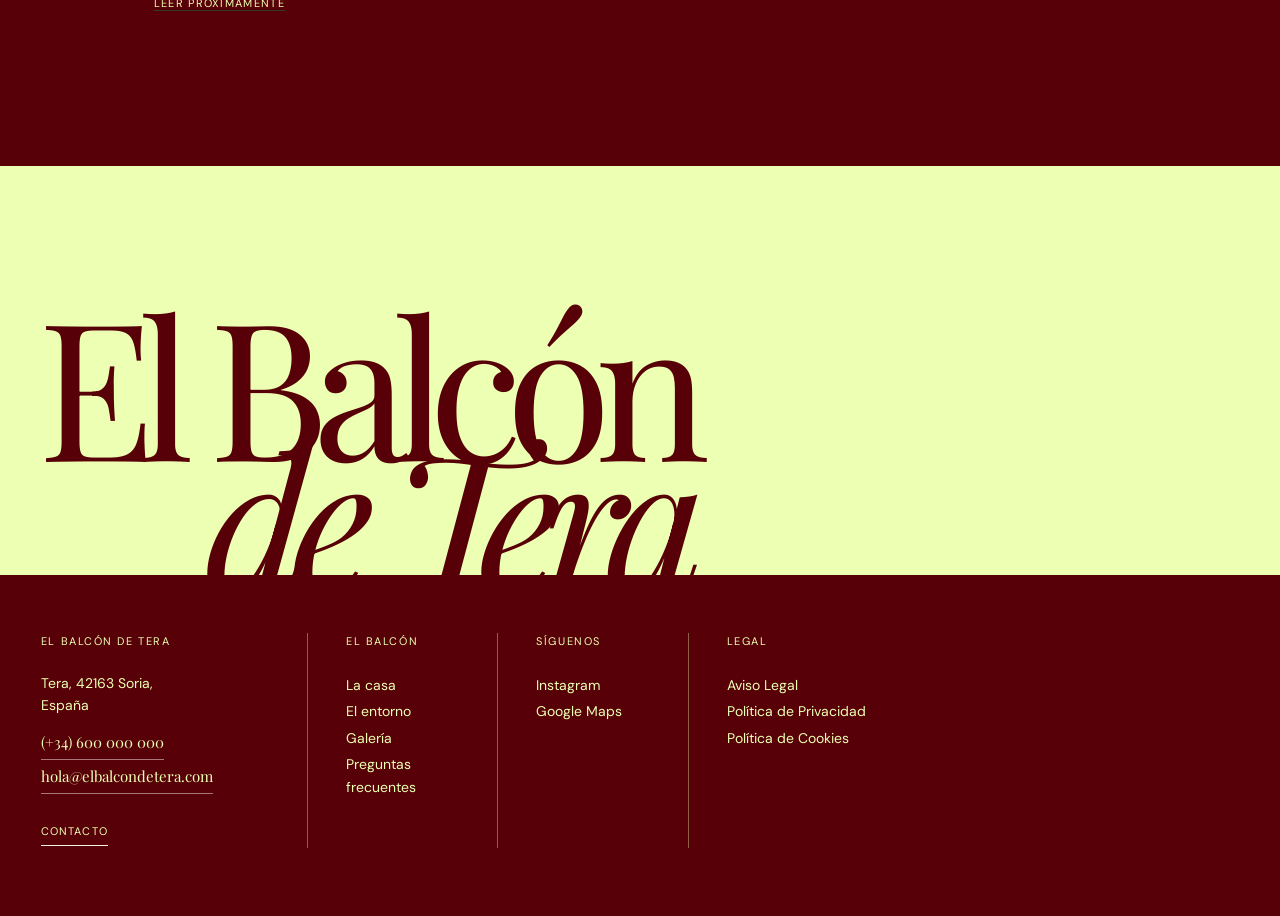
<file: vida-alrededor.html>
<!doctype html><html lang="es"><head><meta charset="utf-8"><meta name="viewport" content="width=device-width,initial-scale=1"><title>La vida alrededor | El Balcón de Tera</title><link rel="stylesheet" href="styles.css"><link rel="stylesheet" href="styles.css"><link rel="stylesheet" href="pagina.css"></head><body><header class="header"><a class="logo" href="index.html"><span>EL BALC&Oacute;N</span><small>DE TERA</small></a><button class="menu" aria-label="Abrir men?o"><i></i><i></i></button><nav><a href="index.html">Inicio</a><a href="la-casa.html">La casa</a><a href="bar-restaurante.html">Bar &amp; restaurante</a><a href="descubre-soria.html">Descubre Soria</a><a href="vida-alrededor.html">La vida alrededor</a><a class="pill" href="contacto.html">Contacto</a></nav></header><main><section class="page-hero"><p class="eyebrow">Guía local</p><h1>La vida<br><em>alrededor</em></h1><p class="page-intro">Historias, rutas, sabores y planes para conocer Tera y vivir Soria con una mirada más cercana.</p></section><section class="content"><div class="article-list"><article class="article"><span>01 · TERA</span><h3>Tera, un pueblo para vivir despacio</h3><p>La vida rural, los ritmos del pueblo y las razones para quedarse un poco más.</p><a href="#">Leer próximamente</a></article><article class="article"><span>02 · GUÍA</span><h3>Qué hacer en Soria: naturaleza, pueblos y patrimonio</h3><p>Una guía para organizar una escapada entre cultura, paisaje y gastronomía.</p><a href="#">Leer próximamente</a></article><article class="article"><span>03 · PRIMAVERA</span><h3>Soria en primavera: rutas y primeros días al aire libre</h3><p>El mejor momento para caminar, observar el paisaje y volver a salir.</p><a href="#">Leer próximamente</a></article><article class="article"><span>04 · VERANO</span><h3>Soria en verano: noches tranquilas y gastronomía</h3><p>Planes para aprovechar el día y disfrutar de la calma al caer la tarde.</p><a href="#">Leer próximamente</a></article><article class="article"><span>05 · OTOÑO E INVIERNO</span><h3>Bosques, setas y una casa con chimenea</h3><p>Una escapada de temporada para descubrir otra forma de vivir Soria.</p><a href="#">Leer próximamente</a></article></div></section></main><footer class="grand-footer">
  <div class="footer-brand-band"><div class="footer-brand"><span>El Balc&oacute;n</span><em>de Tera</em></div></div>
  <div class="footer-information">
    <div class="footer-column footer-contact"><span class="footer-label">EL BALC&Oacute;N DE TERA</span><p>Tera, 42163 Soria,<br>Espa&ntilde;a</p><a href="tel:+34600000000">(+34) 600 000 000</a><a href="mailto:hola@elbalcondetera.com">hola@elbalcondetera.com</a><a class="footer-underlink" href="index.html#contacto">CONTACTO</a></div>
    <div class="footer-column"><span class="footer-label">EL BALC&Oacute;N</span><a href="index.html#casa">La casa</a><a href="index.html#experiencia">El entorno</a><a href="index.html#galeria">Galer&iacute;a</a><a href="index.html#contacto">Preguntas frecuentes</a></div>
    <div class="footer-column"><span class="footer-label">S&Iacute;GUENOS</span><a href="index.html#" aria-label="Instagram">Instagram</a><a href="index.html#contacto">Google Maps</a></div>
    <div class="footer-column"><span class="footer-label">LEGAL</span><a href="index.html#">Aviso Legal</a><a href="index.html#">Pol&iacute;tica de Privacidad</a><a href="index.html#">Pol&iacute;tica de Cookies</a></div>
  </div>
</footer><script src="script.js"></script><script src="script.js"></script></body></html>
</file>
<file: styles.css>
:root{--paper:#f5f0e7;--paper2:#e9e1d4;--ink:#26301f;--olive:#303c27;--rust:#8f543d;--line:rgba(38,48,31,.24);--muted:#667060}*{box-sizing:border-box}html{scroll-behavior:smooth}body{margin:0;background:var(--paper);color:var(--ink);font:400 16px/1.7 'DM Sans',sans-serif}img{display:block;width:100%;height:100%;object-fit:cover;filter:saturate(.75) contrast(.96);transition:transform 1.2s cubic-bezier(.2,.7,.2,1)}figure{margin:0;overflow:hidden}figure:hover img{transform:scale(1.045)}a{color:inherit;text-decoration:none}.header{height:100px;padding:24px 5vw;display:flex;align-items:center;justify-content:space-between;position:absolute;z-index:5;left:0;right:0}.logo{font:500 18px/.9 'Playfair Display',serif;letter-spacing:.15em;display:flex;flex-direction:column}.logo small{font:600 9px 'DM Sans';letter-spacing:.35em;margin:8px 0 0 2px}nav{display:flex;gap:32px;align-items:center;text-transform:uppercase;font-size:11px;letter-spacing:.1em}.pill,.button{border:1px solid var(--ink);border-radius:100px;padding:12px 17px;display:inline-block;transition:all .35s}.pill b,.button span{font-size:17px;margin-left:22px}.pill:hover,.button:hover{background:var(--ink);color:var(--paper)}.menu{display:none;background:none;border:0}.hero{min-height:780px;height:100vh;position:relative;padding:120px 5vw 65px;display:flex;align-items:center}.hero-photo{width:61%;height:76vh;overflow:hidden}.hero-photo img{animation:appear 1.2s both}.hero-content{padding-left:9vw;max-width:560px;z-index:1}.kicker{text-transform:uppercase;font-size:10px;letter-spacing:.17em;color:var(--muted);margin:0 0 26px}.hero h1,h2{font:400 clamp(3.5rem,6vw,7rem)/.96 'Playfair Display',serif;letter-spacing:-.055em;margin:0 0 32px}.hero h1 em,h2 em{font-style:italic}.lead{color:var(--muted);max-width:300px;margin-bottom:35px}.button{text-transform:uppercase;letter-spacing:.09em;font-size:10px}.hero-caption{position:absolute;right:5vw;bottom:55px;font:italic 17px/1.4 'Playfair Display';text-align:right;color:var(--rust)}.hero-caption span{font-size:13px;color:var(--muted)}.section{padding:170px 12vw;position:relative}.section-index{position:absolute;left:5vw;top:175px;color:var(--muted);font-size:10px;letter-spacing:.12em;writing-mode:vertical-rl}.section-index span{margin-top:16px}.intro{display:grid;grid-template-columns:.8fr 1fr;gap:10vw;align-items:center}.intro-copy{max-width:450px}.intro-copy p:not(.kicker),.place-layout p:not(.kicker),.contact-layout p:not(.kicker){color:var(--muted)}.intro-photo{height:570px}.intro-photo figcaption,.gallery figcaption{padding-top:12px;color:var(--muted);font-size:10px;letter-spacing:.12em;text-transform:uppercase}.spaces{background:var(--paper2);display:grid;grid-template-columns:1fr 1.2fr;gap:11vw}.spaces-heading h2{font-size:clamp(3rem,5vw,5.8rem)}.space-list{padding-top:8px}.space-list article{border-top:1px solid var(--line);padding:28px 0;display:grid;grid-template-columns:55px 1fr 30px;gap:20px;align-items:start}.space-list article:last-child{border-bottom:1px solid var(--line)}.space-list span,.space-list strong{font-size:11px;color:var(--rust)}.space-list h3{font:400 25px 'Playfair Display';margin:0 0 7px}.space-list p{color:var(--muted);margin:0;max-width:330px}.space-list strong{font-size:20px}.philosophy{background:var(--olive);color:#f5f0e7}.philosophy .section-index,.philosophy .kicker{color:#b5bda8}.philosophy-head{margin-left:17%;margin-bottom:90px}.philosophy h2{font-size:clamp(3rem,5vw,6rem)}.pillars{display:grid;grid-template-columns:repeat(3,1fr);gap:6vw;margin-left:17%}.pillars article{border-top:1px solid rgba(245,240,231,.35);padding-top:20px}.pillars b{font-size:12px;color:#d2aa7b}.pillars h3{font:400 25px 'Playfair Display';margin:42px 0 18px}.pillars p{color:#b5bda8;margin:0}.gallery-heading{display:flex;justify-content:space-between;align-items:end;margin:0 8% 75px 17%}.gallery-heading p{color:var(--muted);max-width:230px}.gallery-grid{display:grid;grid-template-columns:1.1fr .9fr;gap:5vw 4vw}.gallery-grid figure{height:350px}.gallery-grid .g-one{height:540px}.gallery-grid .g-two{height:690px;margin-top:140px}.gallery-grid .g-three{margin-left:25%;height:410px}.place{background:var(--paper2)}.place-layout{display:grid;grid-template-columns:1.35fr .65fr;gap:10vw;align-items:end}.place-layout>img{height:570px}.place-layout>div{padding-bottom:20px}.place-layout h2{font-size:clamp(3rem,5vw,6rem)}.underlink{display:inline-block;margin-top:25px;border-bottom:1px solid var(--line);padding-bottom:8px;text-transform:uppercase;font-size:10px;letter-spacing:.12em}.underlink span{margin-left:35px;font-size:17px}.contact{border-top:1px solid var(--line)}.contact-layout{display:grid;grid-template-columns:1fr 1fr;gap:13vw;margin-left:17%}.contact-layout address{font-style:normal;margin-top:45px;line-height:2;color:var(--ink)}form{display:flex;flex-direction:column;gap:22px}label{font-size:10px;text-transform:uppercase;letter-spacing:.14em;color:var(--muted)}input,textarea{display:block;width:100%;margin-top:7px;padding:10px 0;background:none;border:0;border-bottom:1px solid var(--line);outline:0;color:var(--ink);font:16px 'DM Sans';resize:vertical}input:focus,textarea:focus{border-color:var(--ink)}form .button{background:none;color:var(--ink);cursor:pointer;align-self:flex-start}footer{padding:40px 5vw;border-top:1px solid var(--line);display:flex;align-items:center;justify-content:space-between;color:var(--muted);font-size:11px}footer .logo{color:var(--ink)}.reveal{opacity:0;transform:translateY(24px);transition:opacity .8s,transform .8s}.visible{opacity:1;transform:none}@keyframes appear{from{opacity:0;transform:scale(1.05)}to{opacity:1;transform:none}}@media(max-width:800px){.header{height:78px}.menu{display:flex;flex-direction:column;gap:6px}.menu i{width:24px;border-top:1px solid currentColor}nav{display:none;position:absolute;top:78px;left:0;right:0;padding:25px 5vw;background:var(--paper);flex-direction:column;align-items:flex-start}nav.open{display:flex}.hero{display:block;height:auto;min-height:0;padding:105px 5vw 80px}.hero-photo{width:100%;height:53vh}.hero-content{padding:45px 0 0}.hero h1{font-size:4.3rem}.hero-caption{display:none}.section{padding:105px 10vw}.section-index{position:static;writing-mode:initial;margin-bottom:50px}.intro,.spaces,.place-layout,.contact-layout{display:block}.intro-photo,.place-layout>img{height:390px;margin-top:55px}.spaces-heading{margin-bottom:55px}.philosophy-head,.pillars,.gallery-heading,.contact-layout{margin-left:0}.pillars{display:block}.pillars article{margin-bottom:45px}.gallery-heading{display:block;margin-bottom:50px}.gallery-grid{display:block}.gallery-grid figure,.gallery-grid .g-one,.gallery-grid .g-two,.gallery-grid .g-three{height:350px;margin:0 0 35px}.contact-layout form{margin-top:65px}footer{display:block}footer p{margin:22px 0 0}}
.alternate{--paper:#ECFFB3;--paper2:#dff58c;--ink:#570007;--olive:#570007;--rust:#8b3034;--line:rgba(87,0,7,.24);--muted:#794b4f}.alternate .philosophy{color:#ECFFB3}.alternate .philosophy .section-index,.alternate .philosophy .kicker{color:#df9da0}.alternate .philosophy p{color:#df9da0}.alternate .pill:hover,.alternate .button:hover{background:#570007;color:#ECFFB3}
.immersive .gallery-grid{display:block}.immersive .gallery-grid figure,.immersive .gallery-grid .g-one,.immersive .gallery-grid .g-two,.immersive .gallery-grid .g-three,.immersive .gallery-grid .g-four{height:76vh;margin:0 0 13vh;position:relative}.immersive .gallery-grid figcaption{position:absolute;bottom:28px;left:28px;background:var(--paper);color:var(--ink);padding:12px 18px}.immersive .gallery-heading{margin-bottom:55px}
.grand-footer{background:var(--olive);color:var(--paper);padding:0;overflow:hidden}.footer-name{font:500 clamp(7rem,23vw,24rem)/.65 'Playfair Display',serif;letter-spacing:-.09em;white-space:nowrap;padding:11vw 3vw 9vw;color:var(--paper);border-bottom:1px solid rgba(245,240,231,.3)}.footer-name em{font-style:italic;margin-left:18vw}.footer-bottom{display:grid;grid-template-columns:1.5fr 1fr 1.2fr;gap:7vw;padding:55px 5vw 65px;font-size:13px}.footer-bottom>div{display:flex;flex-direction:column;align-items:flex-start}.footer-bottom>div+div{border-left:1px solid rgba(245,240,231,.3);padding-left:45px}.footer-bottom span{font-size:10px;letter-spacing:.15em;color:#c6cdbd;margin-bottom:20px}.footer-bottom a{margin:3px 0;transition:opacity .3s}.footer-bottom a:hover{opacity:.55}.footer-contact p{color:#c6cdbd;margin:0 0 18px}.footer-contact>a{border-bottom:1px solid rgba(245,240,231,.5);padding-bottom:5px}.footer-legal{color:#c6cdbd;line-height:1.8;margin-top:25px}@media(max-width:800px){.footer-name{font-size:29vw;padding:25vw 5vw 20vw}.footer-name em{margin-left:14vw}.footer-bottom{display:block;padding:40px 10vw}.footer-bottom>div{margin-bottom:38px}.footer-bottom>div+div{border-left:0;border-top:1px solid rgba(245,240,231,.3);padding:30px 0 0}}
/* Footer editorial - El Balcón de Tera */
.grand-footer{background:#4A0E13;color:#ECFFB3;padding:0;overflow:hidden}.footer-brand-band{height:clamp(270px,31vw,500px);background:#ECFFB3;color:#4A0E13;display:flex;align-items:flex-end;overflow:hidden;padding:0 2.7vw}.footer-brand{font:400 clamp(6rem,16.5vw,18rem)/.72 'Playfair Display',serif;letter-spacing:-.095em;white-space:nowrap;transform:translateY(.08em)}.footer-brand em{font-style:italic;margin-left:.12em}.footer-information{display:grid;grid-template-columns:1.4fr 1fr 1fr 1.15fr 1.75fr;padding:58px 3.2vw 68px;min-height:310px}.footer-column{display:flex;flex-direction:column;align-items:flex-start;padding:0 38px;border-left:1px solid rgba(236,255,179,.38);font-size:14px;line-height:1.6}.footer-column:first-child{border-left:0;padding-left:0}.footer-label{font-size:11px;letter-spacing:.14em;margin-bottom:21px;color:#ECFFB3}.footer-column a{color:#ECFFB3;margin:2px 0;transition:opacity .25s}.footer-column a:hover{opacity:.58}.footer-contact p{margin:0 0 11px;color:#ECFFB3}.footer-contact>a:not(.footer-underlink){font-family:'Playfair Display',serif;font-size:15px}.footer-underlink{border-bottom:1px solid #ECFFB3;margin-top:27px!important;padding-bottom:5px;letter-spacing:.1em;font-size:11px}.footer-ratings{padding-right:0}.rating{display:grid;grid-template-columns:1fr auto;gap:22px;align-items:end;width:100%;border-top:1px solid rgba(236,255,179,.38);padding:15px 0 10px}.rating small{font:400 12px/1.2 'DM Sans',sans-serif}.rating strong{font:400 42px/.9 'Playfair Display',serif;letter-spacing:-.05em}@media(max-width:1050px){.footer-information{grid-template-columns:1.4fr 1fr 1fr 1.15fr}.footer-ratings{grid-column:1/-1;border-left:0;border-top:1px solid rgba(236,255,179,.38);margin-top:40px;padding:30px 0 0;display:grid;grid-template-columns:auto 1fr 1fr;gap:25px}.footer-ratings .footer-label{grid-column:1/-1;margin:0}.footer-ratings .rating{border-top:0;padding:0}}@media(max-width:700px){.footer-brand-band{height:260px;padding:0 5vw}.footer-brand{font-size:19vw;white-space:normal;line-height:.78;padding-bottom:5px}.footer-information{display:block;padding:40px 9vw}.footer-column,.footer-column:first-child{border-left:0;border-top:1px solid rgba(236,255,179,.38);padding:28px 0;margin:0}.footer-column:first-child{border-top:0;padding-top:0}.footer-ratings{display:block!important;border-top:1px solid rgba(236,255,179,.38)!important;margin-top:0;padding-top:28px!important}.footer-ratings .footer-label{margin-bottom:20px}.rating{border-top:1px solid rgba(236,255,179,.38);padding:15px 0}.rating strong{font-size:36px}}
/* Correcciones finales del pie: banda completa y marca legible */
footer.grand-footer{display:block;width:100%}.footer-brand-band{width:100%;display:flex;justify-content:flex-start}.footer-brand{font-size:clamp(4.6rem,11.5vw,13rem);letter-spacing:-.075em;max-width:100%;width:100%;text-align:left}.footer-brand em{margin-left:.12em}.alternate .footer-brand-band{background:#f5f0e7;color:#4A0E13}.alternate .footer-brand-band .footer-brand{font-size:clamp(4.6rem,11.5vw,13rem)}
@media(max-width:700px){.footer-brand{font-size:18vw!important;line-height:.82;white-space:normal}.footer-brand em{margin-left:0}}
/* Composicion anterior del footer: marca completa dentro de su caja */
footer.grand-footer{display:block;flex-direction:column}.footer-brand-band{height:clamp(280px,32vw,510px);align-items:flex-end;padding:0 3vw;overflow:hidden}.footer-brand{display:flex;flex-direction:column;justify-content:flex-end;align-items:flex-start;width:100%;height:100%;font-size:clamp(6rem,15vw,17rem);line-height:.7;letter-spacing:-.085em;white-space:normal;padding-bottom:0;transform:translateY(.04em)}.footer-brand span,.footer-brand em{display:block}.footer-brand em{margin-left:13vw!important;font-style:italic}.footer-information{position:relative;display:grid;grid-template-columns:1.4fr 1fr 1fr 1.15fr 1.75fr;width:100%;padding:58px 3.2vw 68px}.alternate .footer-brand-band{background:#f5f0e7;color:#4A0E13}@media(max-width:700px){.footer-brand-band{height:280px;padding:0 7vw}.footer-brand{font-size:20vw!important;line-height:.76}.footer-brand em{margin-left:12vw!important}.footer-information{display:block}}
/* Composicion anterior del footer: marca completa dentro de su caja */
footer.grand-footer{display:block;flex-direction:column}.footer-brand-band{height:clamp(280px,32vw,510px);align-items:flex-end;padding:0 3vw;overflow:hidden}.footer-brand{display:flex;flex-direction:column;justify-content:flex-end;align-items:flex-start;width:100%;height:100%;font-size:clamp(6rem,15vw,17rem);line-height:.7;letter-spacing:-.085em;white-space:normal;padding-bottom:0;transform:translateY(.04em)}.footer-brand span,.footer-brand em{display:block}.footer-brand em{margin-left:13vw!important;font-style:italic}.footer-information{position:relative;display:grid;grid-template-columns:1.4fr 1fr 1fr 1.15fr 1.75fr;width:100%;padding:58px 3.2vw 68px}.alternate .footer-brand-band{background:#f5f0e7;color:#4A0E13}@media(max-width:700px){.footer-brand-band{height:280px;padding:0 7vw}.footer-brand{font-size:20vw!important;line-height:.76}.footer-brand em{margin-left:12vw!important}.footer-information{display:block}}
/* Paleta solicitada para la version principal: solo / */
body:not(.alternate){--paper:#F5F0E7;--paper2:#F5F0E7;--ink:#303C27;--olive:#303C27;--muted:#596351}
body:not(.alternate) .grand-footer{background:#303C27;color:#F5F0E7}
body:not(.alternate) .footer-brand-band{background:#F5F0E7;color:#303C27}
body:not(.alternate) .footer-information{color:#F5F0E7}
body:not(.alternate) .footer-column{border-color:rgba(245,240,231,.38)}
body:not(.alternate) .footer-label,body:not(.alternate) .footer-column a,body:not(.alternate) .footer-contact p,body:not(.alternate) .footer-contact>a{color:#F5F0E7}
body:not(.alternate) .footer-underlink{border-color:#F5F0E7}
body:not(.alternate) .rating{border-color:rgba(245,240,231,.38)}
/* Footer de la version clara: misma composicion de referencia con paleta verde */
body.alternate .grand-footer{background:#303C27;color:#F5F0E7}
body.alternate .footer-brand-band{background:#F5F0E7;color:#303C27}
body.alternate .footer-column{border-color:rgba(245,240,231,.38)}
body.alternate .footer-label,body.alternate .footer-column a,body.alternate .footer-contact p,body.alternate .footer-contact>a{color:#F5F0E7}
body.alternate .footer-underlink{border-color:#F5F0E7}
body.alternate .rating{border-color:rgba(245,240,231,.38)}

/* Paleta Clara final inspirada en la referencia Terreno */
body,
body.alternate{--paper:#ECFFB3;--paper2:#ECFFB3;--ink:#570007;--olive:#570007;--rust:#570007;--muted:#7a3035;--line:rgba(87,0,7,.25);background:var(--paper);color:var(--ink)}
body .kicker,body .lead,body .room-copy>p:not(.kicker),body .room-hint{color:var(--muted)}
body .room-showcase{background:var(--paper)}
body .grand-footer{background:var(--ink);color:var(--paper)}
body .footer-brand-band{background:var(--paper);color:var(--ink)}
body .footer-column{border-color:rgba(236,255,179,.38)}
body .footer-label,body .footer-column a,body .footer-contact p,body .footer-contact>a{color:var(--paper)}
body .footer-underlink{border-color:var(--paper)}
body .rating{border-color:rgba(236,255,179,.38)}
body .pill:hover,body .button:hover{background:var(--ink);color:var(--paper)}
/* Aplicación definitiva de la paleta solicitada */
html,body{background:#ECFFB3!important;color:#570007!important}
body .header,body .section,body .room-showcase,body .place,body .contact{background:#ECFFB3!important;color:#570007!important}
body .logo,body nav a,body h1,body h2,body h3,body p,body figcaption,body .section-index,body address{color:#570007}
body .kicker,body .lead,body .room-copy>p:not(.kicker),body .room-hint{color:#7a3035}
body .grand-footer{background:#570007!important;color:#ECFFB3!important}
body .footer-brand-band{background:#ECFFB3!important;color:#570007!important}
body .footer-brand,body .footer-label,body .footer-column a,body .footer-contact p,body .footer-contact>a{color:#ECFFB3}
/* Alternancia cromática editorial */
body .hero,body .room-showcase,body .contact{background:#ECFFB3!important;color:#570007!important}
body .intro,body .spaces,body .philosophy,body .place{background:#570007!important;color:#ECFFB3!important}
body .intro .section-index,body .intro h2,body .intro p,body .spaces .section-index,body .spaces h2,body .spaces h3,body .spaces p,body .philosophy .section-index,body .philosophy h2,body .philosophy h3,body .philosophy p,body .place .section-index,body .place h2,body .place p{color:#ECFFB3!important}
body .intro .kicker,body .spaces .kicker,body .philosophy .kicker,body .place .kicker{color:#f0adad!important}
body .grand-footer{background:#570007!important;color:#ECFFB3!important}
body .footer-brand-band{background:#ECFFB3!important;color:#570007!important}
body .footer-brand{color:#570007!important}
body .footer-information{background:#570007!important;color:#ECFFB3!important}
body .footer-column{border-color:rgba(236,255,179,.38)!important}
body .footer-label,body .footer-column a,body .footer-contact p,body .footer-contact>a,body .rating{color:#ECFFB3!important}
/* Habitaciones: tarjetas editoriales con entrada vertical sutil */
.rooms-editorial{position:relative;padding:10vw 7vw 13vw;overflow:hidden;background:#570007!important;color:#ECFFB3!important}
.rooms-editorial .section-index{top:10vw;color:#ECFFB3!important}
.rooms-heading{margin:0 0 5vw 12vw;max-width:570px}.rooms-heading h2{color:#ECFFB3!important}.rooms-heading>p:last-child{max-width:360px;color:#f0adad!important}
.rooms-grid{display:grid;grid-template-columns:1.08fr .88fr 1fr;gap:18px;align-items:start}
.room-card{opacity:0;transform:translateY(55px);transition:opacity 1s ease,transform 1.1s cubic-bezier(.2,.7,.2,1)}
.room-card.visible{opacity:1;transform:translateY(0)}
.room-card:nth-child(2){transition-delay:.12s;margin-top:8vw}.room-card:nth-child(3){transition-delay:.22s;margin-top:3vw}
.room-card-image{height:clamp(360px,42vw,650px);overflow:hidden;background:#321015}.room-card-offset .room-card-image{height:clamp(300px,34vw,520px)}.room-card-wide .room-card-image{height:clamp(330px,38vw,590px)}
.room-card-image img{filter:saturate(.82) contrast(.98)}
.room-card-info{display:grid;grid-template-columns:65px 1fr;gap:18px;padding:20px 0 0;border-top:1px solid rgba(236,255,179,.45);color:#ECFFB3}.room-number{font:400 22px 'Playfair Display',serif;color:#ECFFB3}.room-type{font:500 11px/1.2 'DM Sans',sans-serif;text-transform:uppercase;letter-spacing:.13em;color:#ECFFB3}.room-card-info p{margin:12px 0 0;max-width:240px;font-size:14px;line-height:1.5;color:#f0adad!important}
@media(max-width:800px){.rooms-editorial{padding:90px 9vw 100px}.rooms-editorial .section-index{top:90px}.rooms-heading{margin:0 0 55px}.rooms-grid{display:block}.room-card,.room-card:nth-child(2),.room-card:nth-child(3){margin:0 0 65px}.room-card-image,.room-card-offset .room-card-image,.room-card-wide .room-card-image{height:65vw;min-height:280px}.room-card-info{grid-template-columns:55px 1fr}}
/* Composición de habitaciones inspirada en la referencia */
.rooms-editorial{padding:3vw 1.35vw 7vw;background:#570007!important;color:#ECFFB3!important}
.rooms-top{display:flex;align-items:flex-start;justify-content:space-between;margin-bottom:2.2vw}.rooms-label{display:flex;gap:7px;align-items:center;margin-top:1.1vw}.rooms-label span,.rooms-label strong{background:rgba(236,255,179,.09);border-radius:3px;padding:8px 13px;font:500 14px/1 'DM Sans',sans-serif}.rooms-label strong{border-radius:20px}.rooms-top h2{font:400 clamp(4rem,8vw,8.5rem)/.8 'DM Sans',sans-serif;letter-spacing:-.08em;margin:0;color:#ECFFB3!important}
.rooms-showcase{display:grid;grid-template-columns:1fr 1fr;gap:15px;align-items:start}.rooms-showcase .room-card{opacity:0;transform:translateY(45px);transition:opacity 1s ease,transform 1.1s cubic-bezier(.2,.7,.2,1)}.rooms-showcase .room-card.visible{opacity:1;transform:translateY(0)}.rooms-showcase .room-card-side{transition-delay:.12s}.rooms-showcase .room-card-main{padding-top:0}.rooms-showcase .room-card-side{padding-top:0}.rooms-showcase .room-card-image{height:clamp(480px,43vw,760px)}.rooms-showcase .room-card-main .room-card-image{height:clamp(560px,52vw,900px)}
.room-card-details{display:grid;grid-template-columns:55px 1fr;gap:15px;border-top:1px solid rgba(236,255,179,.38);padding:14px 0 0;color:#ECFFB3}.room-number{font:400 22px 'Playfair Display',serif}.room-card-details strong{font:400 26px/1 'Playfair Display',serif}.room-card-details p{margin:10px 0 0;max-width:310px;color:#f0adad!important;font-size:14px;line-height:1.4}.room-detail-button{position:absolute;z-index:2;margin:18vw 0 0 -50%;transform:translateX(-50%);background:#570007;color:#ECFFB3;padding:15px 20px;font:500 12px 'DM Sans',sans-serif}.room-card-side{position:relative}.room-card-third{display:grid;grid-template-columns:minmax(300px,560px) 1fr;gap:25px;margin:8vw 0 0 50%;opacity:0;transform:translateY(55px);transition:opacity 1s ease,transform 1.1s cubic-bezier(.2,.7,.2,1)}.room-card-third.visible{opacity:1;transform:translateY(0)}.room-card-third .room-card-image{height:clamp(320px,32vw,550px)}
@media(max-width:800px){.rooms-editorial{padding:70px 5vw 90px}.rooms-top h2{font-size:3.8rem}.rooms-showcase{display:block}.rooms-showcase .room-card,.rooms-showcase .room-card-main .room-card-image,.rooms-showcase .room-card-image{height:65vw;min-height:280px}.room-card-details strong{font-size:21px}.room-detail-button{margin:35vw 0 0 -50%}.room-card-third{display:block;margin:60px 0 0}.room-card-third .room-card-image{height:65vw}}
/* Galería de habitaciones: composición de dos columnas */
.rooms-editorial{padding:0 1.25vw 8vw;background:#570007!important;color:#ECFFB3!important}
.rooms-top{display:none}
.rooms-showcase{display:grid;grid-template-columns:1fr 1fr;gap:2.5vw;padding:0 0 0}
.rooms-showcase .room-card{position:relative;opacity:1;transform:none;transition:none}
.rooms-showcase .room-card-image,.rooms-showcase .room-card-main .room-card-image{height:min(65vw,680px);min-height:420px}
.rooms-showcase .room-card-image img{filter:saturate(.9) contrast(.98)}
.rooms-showcase .room-card::before{position:absolute;z-index:3;top:27px;right:27px;border:2px solid #ECFFB3;padding:7px 10px;content:'1/3';font:500 14px/1 'DM Sans',sans-serif;color:#ECFFB3}
.rooms-showcase .room-card-side::before{content:'2/3'}
.rooms-showcase .room-card-details{display:block;border:0;padding:22px 0 0;color:#ECFFB3}
.rooms-showcase .room-number{display:none}
.rooms-showcase .room-card-details strong{display:block;font:600 clamp(1.9rem,3.2vw,4rem)/.95 'DM Sans',sans-serif;letter-spacing:-.055em;text-transform:uppercase;color:#ECFFB3!important}
.rooms-showcase .room-card-details p{display:block;margin:14px 0 0;color:#ECFFB3!important;font:400 clamp(1rem,1.35vw,1.45rem)/1.1 'Playfair Display',serif}
.room-detail-button{top:50%;left:50%;margin:0;transform:translate(-50%,-50%);background:#570007;color:#ECFFB3;border:1px solid #ECFFB3;padding:14px 18px;white-space:nowrap}
.room-card-third{display:grid;grid-template-columns:1fr 1fr;gap:2.5vw;margin:5vw 0 0;opacity:1;transform:none}
.room-card-third .room-card-image{height:min(48vw,520px)}
.room-card-third::before{content:'3/3';position:absolute}
@media(max-width:800px){.rooms-editorial{padding:0 4vw 70px}.rooms-showcase{display:block}.rooms-showcase .room-card{margin-bottom:55px}.rooms-showcase .room-card-image,.rooms-showcase .room-card-main .room-card-image{height:70vw;min-height:260px}.rooms-showcase .room-card::before{top:18px;right:18px}.rooms-showcase .room-card-details strong{font-size:2rem}.room-card-third{display:block;margin-top:0}.room-card-third .room-card-image{height:70vw}}
/* Composición final de habitaciones: referencia de dos tarjetas */
section.rooms-editorial{display:block!important;padding:0 24px 110px!important;background:#570007!important;color:#ECFFB3!important;overflow:hidden}
section.rooms-editorial .rooms-showcase{display:grid!important;grid-template-columns:minmax(0,1fr) minmax(0,1fr)!important;gap:24px!important;width:100%!important;padding:0!important}
section.rooms-editorial .room-card{display:block!important;position:relative!important;margin:0!important;padding:0!important;opacity:1!important;transform:none!important;transition:none!important}
section.rooms-editorial .room-card-image,section.rooms-editorial .room-card-main .room-card-image,section.rooms-editorial .room-card-side .room-card-image{display:block!important;width:100%!important;height:calc(100vh - 150px)!important;min-height:520px!important;max-height:760px!important;overflow:hidden!important}
section.rooms-editorial .room-card-image img{width:100%!important;height:100%!important;object-fit:cover!important;filter:none!important}
section.rooms-editorial .room-card::before{content:'1/3'!important;position:absolute!important;z-index:4!important;top:26px!important;right:26px!important;border:2px solid #ECFFB3!important;padding:8px 11px!important;background:rgba(87,0,7,.25)!important;color:#ECFFB3!important;font:500 15px/1 'DM Sans',sans-serif!important}
section.rooms-editorial .room-card-side::before{content:'2/3'!important}
section.rooms-editorial .room-card-details{display:block!important;border:0!important;padding:24px 0 0!important;color:#ECFFB3!important}
section.rooms-editorial .room-number{display:block!important;margin:0 0 10px!important;color:#ECFFB3!important;font:500 12px/1 'DM Sans',sans-serif!important;letter-spacing:.12em!important}
section.rooms-editorial .room-card-details strong{display:block!important;color:#ECFFB3!important;font:600 clamp(2rem,3.1vw,4.2rem)/.92 'DM Sans',sans-serif!important;letter-spacing:-.065em!important;text-transform:uppercase!important}
section.rooms-editorial .room-card-details p{display:block!important;margin:14px 0 0!important;color:#ECFFB3!important;font:400 clamp(1rem,1.25vw,1.4rem)/1.15 'Playfair Display',serif!important}
section.rooms-editorial .room-detail-button{display:block!important;position:absolute!important;z-index:5!important;top:50%!important;left:50%!important;margin:0!important;transform:translate(-50%,-50%)!important;padding:15px 20px!important;background:#570007!important;border:1px solid #ECFFB3!important;color:#ECFFB3!important;font:500 12px/1 'DM Sans',sans-serif!important;white-space:nowrap!important}
section.rooms-editorial .room-card-third{display:block!important;margin:90px 0 0!important;opacity:1!important;transform:none!important}
section.rooms-editorial .room-card-third::before{content:'3/3'!important;position:absolute!important;z-index:4!important;top:26px!important;right:26px!important;border:2px solid #ECFFB3!important;padding:8px 11px!important;color:#ECFFB3!important;font:500 15px/1 'DM Sans',sans-serif!important}
section.rooms-editorial .room-card-third .room-card-image{height:520px!important;min-height:0!important}
@media(max-width:800px){section.rooms-editorial{padding:0 14px 70px!important}section.rooms-editorial .rooms-showcase,section.rooms-editorial .room-card-third{display:block!important}section.rooms-editorial .room-card{margin-bottom:62px!important}section.rooms-editorial .room-card-image,section.rooms-editorial .room-card-main .room-card-image,section.rooms-editorial .room-card-side .room-card-image{height:72vw!important;min-height:280px!important;max-height:none!important}section.rooms-editorial .room-card-details strong{font-size:2.1rem!important}section.rooms-editorial .room-card-third .room-card-image{height:72vw!important}}
/* Animaciones editoriales sutiles */
.reveal{opacity:0;transform:translateY(24px);transition:opacity .8s ease,transform .9s cubic-bezier(.2,.7,.2,1)}
.reveal.visible{opacity:1;transform:translateY(0)}
.hero-photo{animation:heroIn 1.1s cubic-bezier(.2,.7,.2,1) both}
.hero-content{animation:copyIn .9s .15s cubic-bezier(.2,.7,.2,1) both}
@keyframes heroIn{from{opacity:0;transform:scale(1.025)}to{opacity:1;transform:scale(1)}}
@keyframes copyIn{from{opacity:0;transform:translateY(18px)}to{opacity:1;transform:translateY(0)}}
body .header{transition:background .35s ease,backdrop-filter .35s ease,box-shadow .35s ease,transform .35s ease}
body .header.is-scrolled{position:fixed;background:rgba(236,255,179,.88);backdrop-filter:blur(12px);box-shadow:0 1px 0 rgba(87,0,7,.12)}
body .header a{transition:opacity .25s ease,color .25s ease}
body .header a:hover{opacity:.62}
body img{transition:transform 1.1s cubic-bezier(.2,.7,.2,1),filter 1.1s ease}
body .room-card-image:hover img,body .hero-photo:hover img{transform:scale(1.025);filter:saturate(1) contrast(1)}
.grand-footer .footer-brand{opacity:0;transform:translateY(28px);transition:opacity 1s .15s ease,transform 1.1s .15s cubic-bezier(.2,.7,.2,1)}
.grand-footer.is-visible .footer-brand{opacity:1;transform:translateY(.04em)}
.grand-footer .footer-column{opacity:0;transform:translateY(15px);transition:opacity .7s ease,transform .8s ease}
.grand-footer.is-visible .footer-column{opacity:1;transform:translateY(0)}
.grand-footer .footer-column:nth-child(2){transition-delay:.08s}.grand-footer .footer-column:nth-child(3){transition-delay:.16s}.grand-footer .footer-column:nth-child(4){transition-delay:.24s}.grand-footer .footer-column:nth-child(5){transition-delay:.32s}
@media(prefers-reduced-motion:reduce){*,*::before,*::after{animation-duration:.01ms!important;transition-duration:.01ms!important;scroll-behavior:auto!important}}
/* Restauracion de la paleta original de claro.html, sin cambiar dimensiones */
body.alternate .grand-footer{background:#4A0E13;color:#ECFFB3}
body.alternate .footer-brand-band{background:#F5F0E7;color:#4A0E13}
body.alternate .footer-column{border-color:rgba(236,255,179,.38)}
body.alternate .footer-label,body.alternate .footer-column a,body.alternate .footer-contact p,body.alternate .footer-contact>a{color:#ECFFB3}
body.alternate .footer-underlink{border-color:#ECFFB3}
body.alternate .rating{border-color:rgba(236,255,179,.38)}
/* Galeria deslizante de habitaciones para la version principal */
.gallery-scroll{display:flex;overflow-x:auto;overflow-y:hidden;gap:4vw;padding-bottom:25px;scroll-snap-type:x mandatory;scrollbar-width:thin}.gallery-scroll figure,.gallery-scroll .g-one,.gallery-scroll .g-two,.gallery-scroll .g-three,.gallery-scroll .g-four{flex:0 0 min(70vw,850px);height:65vh!important;margin:0!important;scroll-snap-align:start}.gallery-scroll figcaption{font:500 13px 'DM Sans',sans-serif;letter-spacing:.12em;text-transform:uppercase;padding-top:16px;color:var(--muted)}.gallery-scroll::-webkit-scrollbar{height:3px}.gallery-scroll::-webkit-scrollbar-thumb{background:var(--ink)}@media(max-width:700px){.gallery-scroll figure,.gallery-scroll .g-one,.gallery-scroll .g-two,.gallery-scroll .g-three,.gallery-scroll .g-four{flex-basis:84vw;height:55vh!important}}
/* Storytelling vertical de habitaciones */
.room-showcase{height:100vh;min-height:680px;padding:0 7vw;display:flex;align-items:center;background:var(--paper2);overflow:hidden}.room-showcase .section-index{top:50%;transform:translateY(-50%)}.room-counter{position:absolute;top:16%;right:7vw;color:var(--muted);font-size:11px;letter-spacing:.12em}.room-counter span{color:var(--ink)}.room-stage{width:100%;height:72vh;display:grid;grid-template-columns:minmax(0,1.45fr) minmax(300px,.7fr);gap:9vw;align-items:center}.room-image{height:100%;overflow:hidden;background:#ddd}.room-image img{transition:opacity .45s ease,transform 1s ease}.room-copy{max-width:390px}.room-copy h2{font-size:clamp(3rem,5vw,5.8rem)}.room-copy>p:not(.kicker){color:var(--muted);font-size:17px;line-height:1.7}.room-hint{display:block;margin-top:55px;color:var(--muted);font-size:10px;text-transform:uppercase;letter-spacing:.15em}.room-hint b{display:block;font-size:25px;margin-top:9px;color:var(--ink)}.room-showcase.is-changing .room-image img{opacity:0;transform:scale(1.04)}@media(max-width:800px){.room-showcase{height:100svh;min-height:650px;padding:85px 9vw 45px;display:block}.room-counter{top:92px;right:9vw}.room-stage{height:100%;display:flex;flex-direction:column;gap:28px;align-items:stretch}.room-image{height:48vh;min-height:270px;flex:none}.room-copy{max-width:none}.room-copy h2{font-size:3.1rem;margin-bottom:12px}.room-copy>p:not(.kicker){font-size:14px;margin:0}.room-hint{margin-top:20px}}
.room-showcase{position:sticky;top:0;z-index:2}
/* El lugar: fotografia y bloque editorial comienzan a la misma altura */
.place-layout{align-items:start}.place-layout>div{padding-top:0}.place-layout>img{margin-top:0}
.room-showcase.released{position:relative;z-index:1}
/* Version Clara pastel */
body.alternate{--paper:#F5F0E7;--paper2:#E9E1D4;--ink:#303C27;--olive:#303C27;--rust:#8F543D;--line:rgba(48,60,39,.24);--muted:#68705F}
body.alternate .grand-footer{background:#303C27;color:#F5F0E7}body.alternate .footer-brand-band{background:#F5F0E7;color:#303C27}body.alternate .footer-column{border-color:rgba(245,240,231,.38)}body.alternate .footer-label,body.alternate .footer-column a,body.alternate .footer-contact p,body.alternate .footer-contact>a{color:#F5F0E7}body.alternate .footer-underlink{border-color:#F5F0E7}body.alternate .rating{border-color:rgba(245,240,231,.38)}

/* N3 con la misma escala y texto bajo la imagen */
section.rooms-editorial .room-card-third{display:block!important;width:calc(50% - 12px)!important;margin:90px 0 0!important}
section.rooms-editorial .room-card-third .room-card-image{width:100%!important;aspect-ratio:1 / 1!important;height:auto!important;min-height:0!important;max-height:none!important}
section.rooms-editorial .room-card-third .room-card-details{width:100%!important}
@media(max-width:800px){section.rooms-editorial .room-card-third{width:100%!important;margin-top:0!important}section.rooms-editorial .room-card-third .room-card-image{aspect-ratio:1 / 1!important;height:auto!important}}

/* Menu m�vil y textos de habitaciones */
@media(max-width:800px){body .header{height:76px;padding:18px 6vw;position:absolute;align-items:center}body .menu{display:flex!important;flex-direction:column;gap:5px;padding:10px;cursor:pointer;z-index:20}body .menu i{display:block;width:25px;height:1px;background:#570007;transition:transform .3s ease}body nav{display:none;position:absolute;top:76px;left:0;right:0;padding:24px 6vw 30px;background:#ECFFB3;flex-direction:column;align-items:flex-start;gap:18px;box-shadow:0 8px 20px rgba(87,0,7,.12)}body nav.open{display:flex!important}body nav a{font-size:12px}section.rooms-editorial .room-card-details{display:block!important;visibility:visible!important;opacity:1!important;height:auto!important}section.rooms-editorial .room-card-details strong,section.rooms-editorial .room-card-details p{display:block!important;visibility:visible!important;opacity:1!important}}
section.rooms-editorial .room-card-details{visibility:visible!important;opacity:1!important}

/* Correcci�n m�vil: informaci�n siempre debajo de cada habitaci�n */
@media(max-width:800px){section.rooms-editorial .rooms-showcase .room-card,section.rooms-editorial .room-card-third{display:block!important;overflow:visible!important;background:#570007!important}section.rooms-editorial .rooms-showcase .room-card-image,section.rooms-editorial .room-card-third .room-card-image{display:block!important;margin:0!important;height:72vw!important;min-height:280px!important;aspect-ratio:1 / 1!important}section.rooms-editorial .room-card-details,section.rooms-editorial .room-card-details>div{display:block!important;position:relative!important;visibility:visible!important;opacity:1!important;height:auto!important;min-height:105px!important;padding:18px 0!important;background:#570007!important;color:#ECFFB3!important;z-index:10!important}section.rooms-editorial .room-card-details strong,section.rooms-editorial .room-card-details p,section.rooms-editorial .room-number{display:block!important;visibility:visible!important;opacity:1!important;color:#ECFFB3!important}section.rooms-editorial .room-card-details strong{font-size:1.8rem!important}section.rooms-editorial .room-card-details p{font-size:1rem!important;margin-top:8px!important}}
</file>
<file: pagina.css>
@import url('https://fonts.googleapis.com/css2?family=DM+Sans:wght@400;500;600&family=Playfair+Display:ital,wght@0,400;0,500;1,400;1,500&display=swap');
:root{--paper:#ECFFB3;--ink:#570007;--muted:#794b4f;--line:rgba(87,0,7,.25)}*{box-sizing:border-box}html{scroll-behavior:smooth}body{margin:0;background:var(--paper);color:var(--ink);font:16px/1.7 'DM Sans',sans-serif}.page-header{padding:28px 5vw;display:flex;justify-content:space-between;align-items:center;border-bottom:1px solid var(--line)}.logo{font:500 18px/.9 'Playfair Display',serif;letter-spacing:.14em;display:flex;flex-direction:column}.logo small{font:600 9px 'DM Sans';letter-spacing:.35em;margin-top:8px}.page-nav{display:flex;gap:25px;font-size:11px;text-transform:uppercase;letter-spacing:.1em}.page-nav a:hover{opacity:.55}.page-hero{padding:13vw 12vw 10vw;max-width:1200px}.eyebrow{text-transform:uppercase;letter-spacing:.17em;font-size:10px;color:var(--muted)}h1{font:400 clamp(4rem,9vw,9rem)/.9 'Playfair Display',serif;letter-spacing:-.06em;margin:30px 0}h1 em,h2 em{font-style:italic}.page-intro{max-width:520px;color:var(--muted);font-size:19px}.content{padding:80px 12vw 150px;border-top:1px solid var(--line)}h2{font:400 clamp(2.8rem,5vw,5.5rem)/.95 'Playfair Display',serif;letter-spacing:-.05em;margin:0 0 45px}.cards{display:grid;grid-template-columns:repeat(3,1fr);gap:3vw}.card{border-top:1px solid var(--line);padding-top:20px}.card h3{font:400 27px 'Playfair Display';margin:25px 0 10px}.card p{color:var(--muted)}.article-list{display:grid;grid-template-columns:1fr 1fr;gap:50px 8vw}.article{border-top:1px solid var(--line);padding-top:22px}.article h3{font:400 31px/1.05 'Playfair Display';margin:25px 0 12px}.article a{border-bottom:1px solid var(--ink);font-size:11px;text-transform:uppercase;letter-spacing:.12em}.page-footer{background:var(--ink);color:var(--paper);padding:35px 5vw;display:flex;justify-content:space-between;font-size:12px}.page-footer a{color:inherit}@media(max-width:750px){.page-header{align-items:flex-start}.page-nav{gap:10px;flex-direction:column;text-align:right}.page-hero{padding:25vw 9vw 20vw}.content{padding:70px 9vw 100px}.cards,.article-list{display:block}.card,.article{margin-bottom:45px}.page-footer{display:block}.page-footer p{margin-top:20px}}

.page-header{border-bottom:0;background:var(--paper)}.page-footer{background:#4A0E13;color:#ECFFB3}.page-footer a{color:#ECFFB3}

/* Paleta Clara final inspirada en la referencia Terreno */
:root{--paper:#ECFFB3;--ink:#570007;--muted:#7a3035;--line:rgba(87,0,7,.25)}
body{background:var(--paper);color:var(--ink)}
.page-footer{background:var(--ink);color:var(--paper)}
.page-footer a{color:var(--paper)}
html,body{background:#ECFFB3!important;color:#570007!important}
.page-header,.page-hero,.content{background:#ECFFB3!important;color:#570007!important}
.page-header a,.logo,h1,h2,h3,p,.card,.article{color:#570007}
.eyebrow,.page-intro,.card p{color:#7a3035}
.page-footer{background:#570007!important;color:#ECFFB3!important}
.page-footer a,.page-footer span{color:#ECFFB3!important}
.content{background:#570007!important;color:#ECFFB3!important}
.content h2,.content h3,.content p,.content .card,.content .article,.content .article a{color:#ECFFB3}
.content .eyebrow,.content .card p{color:#f0adad}
</file>
